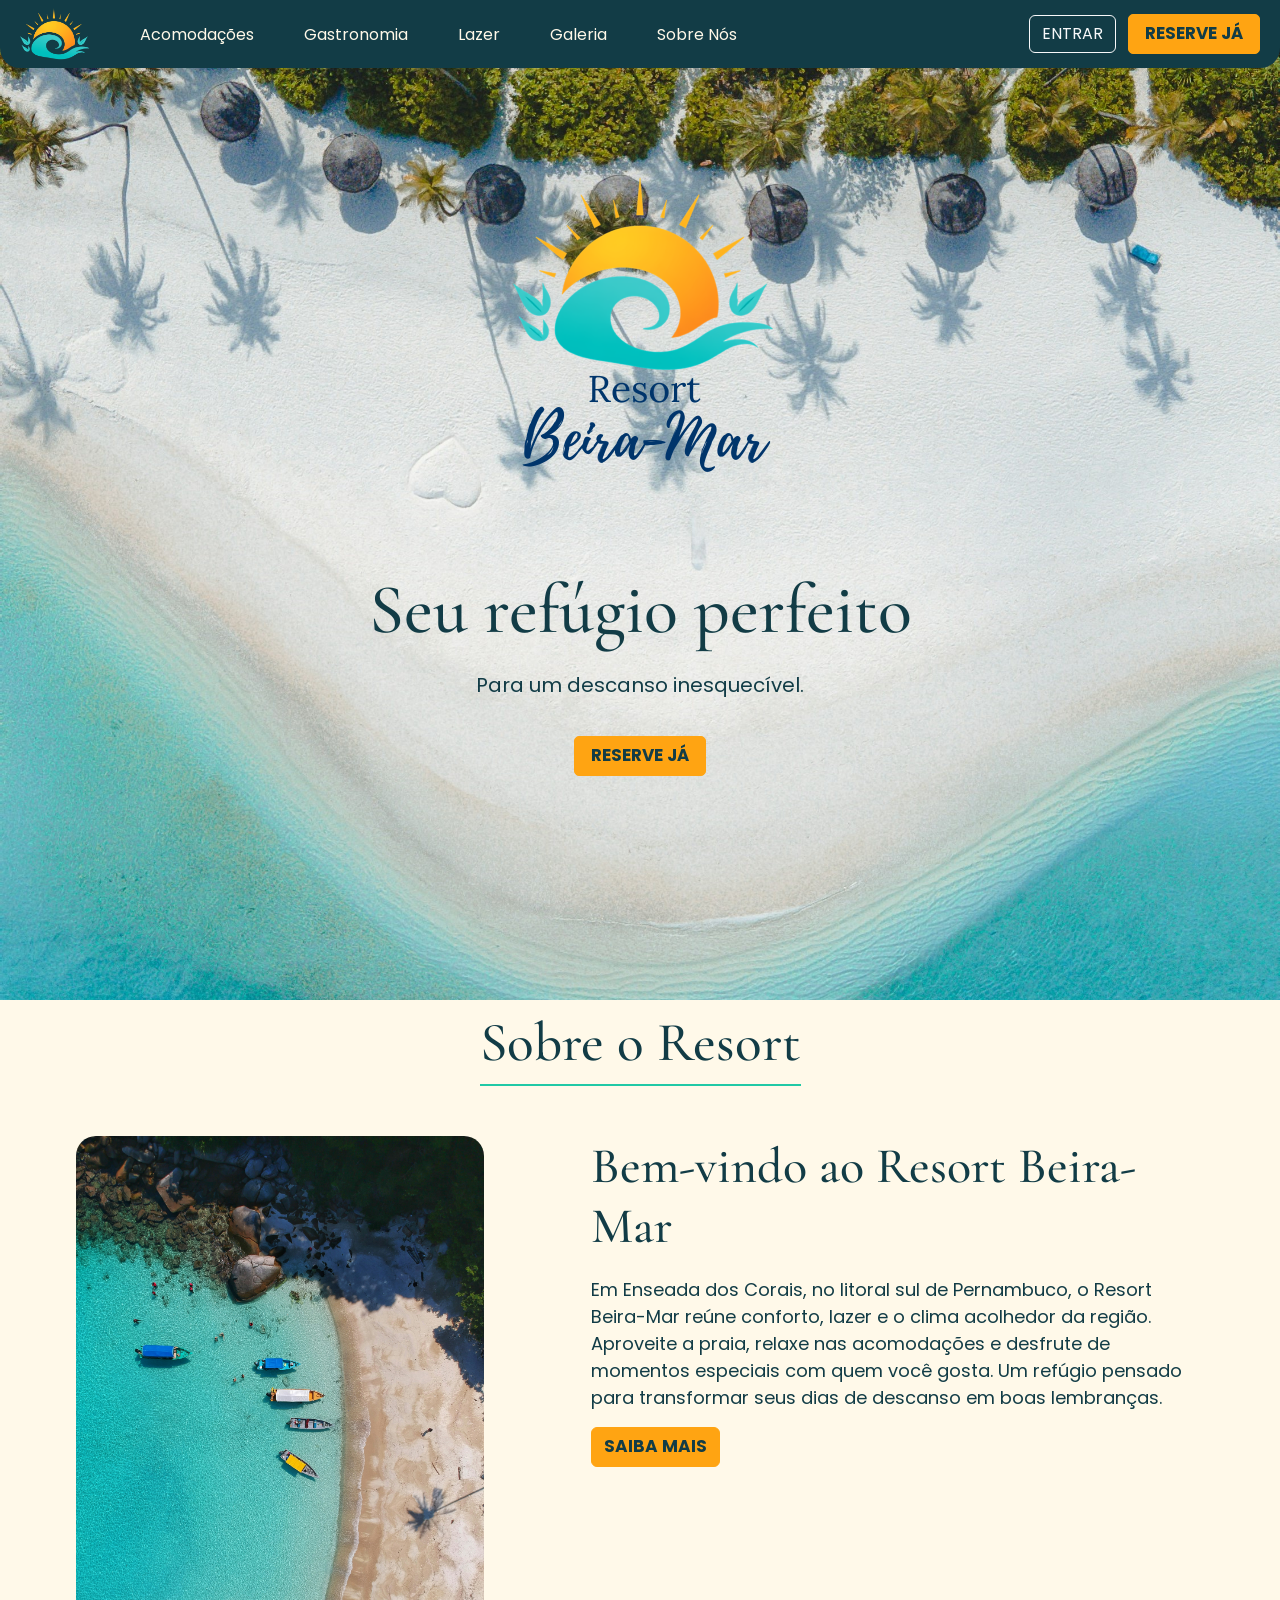
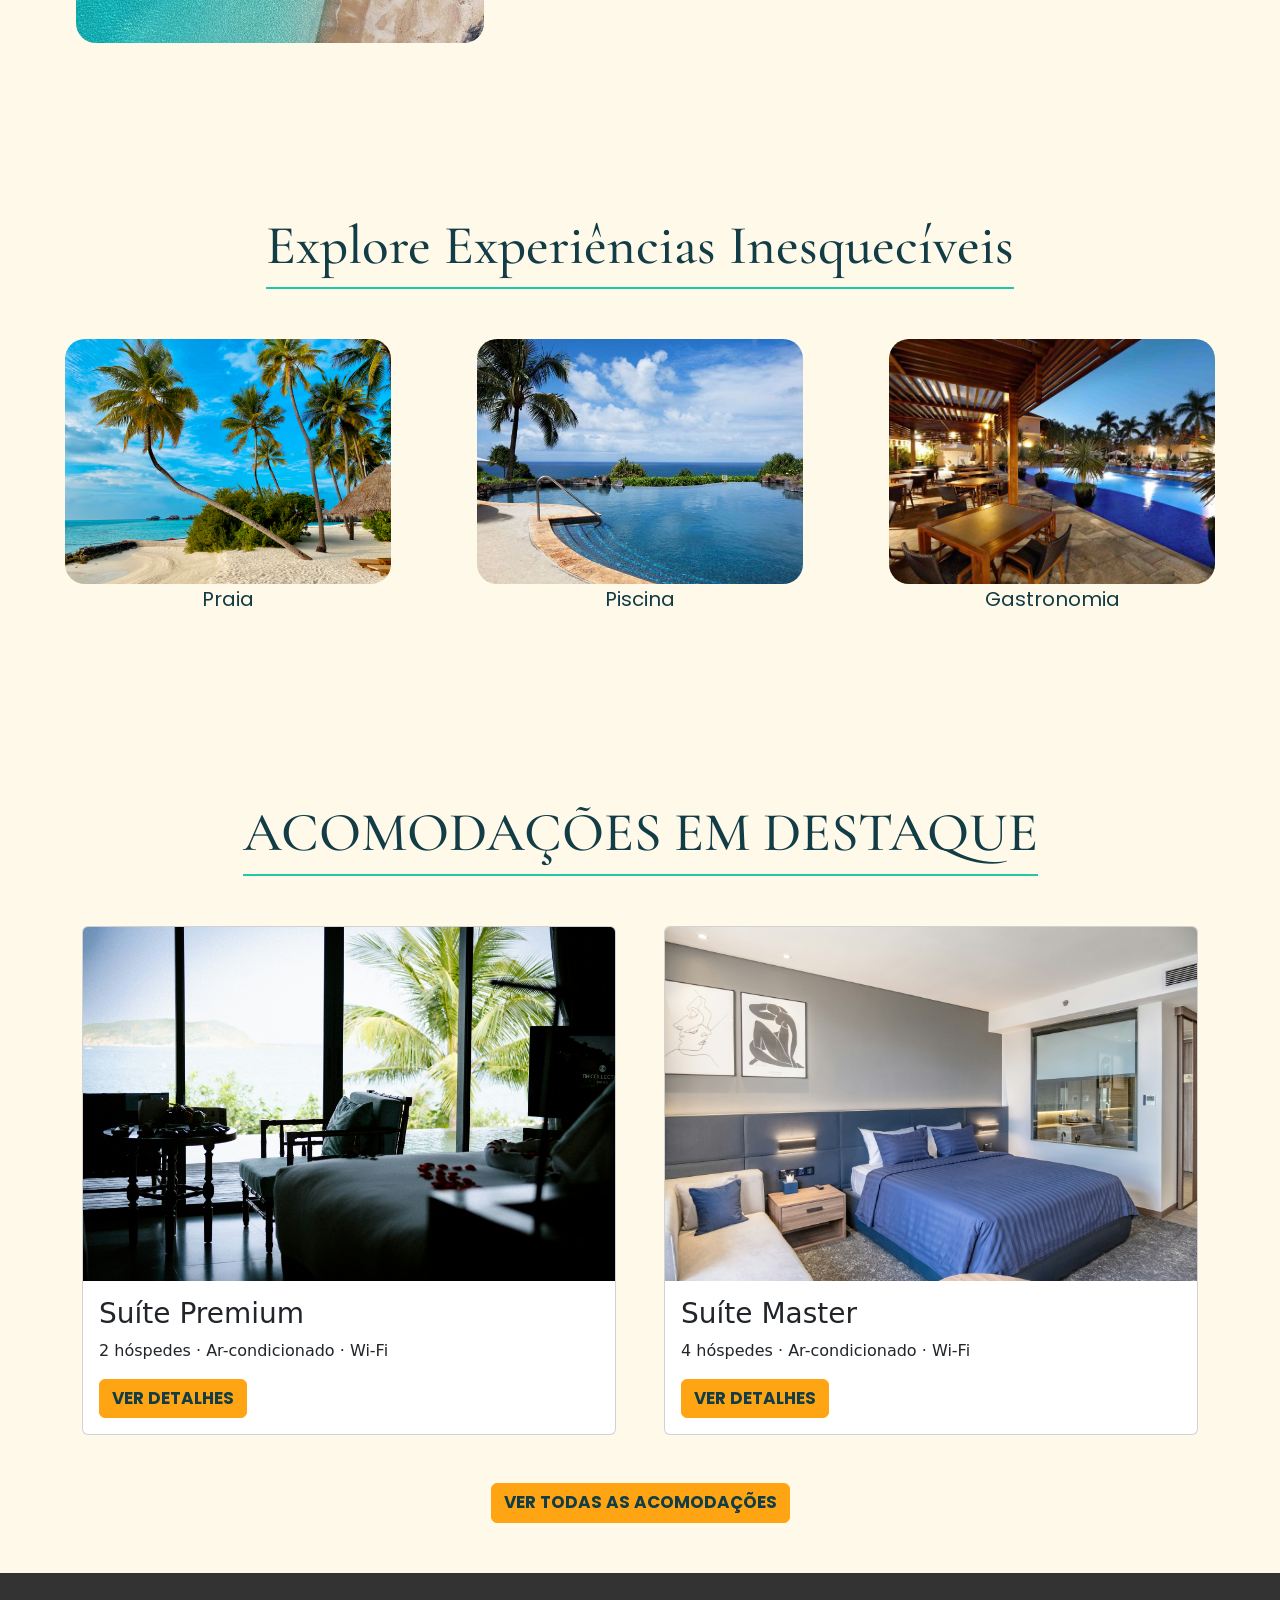
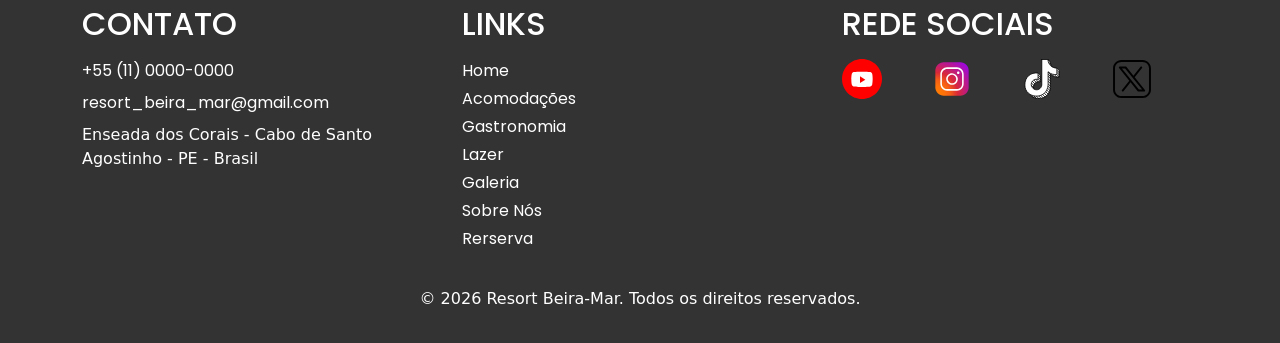
<file: index.html>
<!doctype html>
<html>
  <head>
    <meta charset="UTF-8" />
    <meta name="viewport" content="width=device-width, initial-scale=1.0" />

    <title>Resort Beira-Mar</title>

    <!-- Fontes -->
    <link rel="preconnect" href="https://fonts.googleapis.com" />
    <link rel="preconnect" href="https://fonts.gstatic.com" crossorigin />

    <link
      href="https://fonts.googleapis.com/css2?family=Cormorant+Garamond:wght@500;600&family=Poppins:wght@400;500;600&display=swap"
      rel="stylesheet"
    />

    <!-- Bootstrap -->
    <link
      href="https://cdn.jsdelivr.net/npm/bootstrap@5.3.8/dist/css/bootstrap.min.css"
      rel="stylesheet"
    />

    <!--CSS-->
    <link rel="stylesheet" href="css/style.css" />
  </head>

  <body>
    <!--Hero e menu do site-->
    <div class="hero-img">
      <div id="menu"></div>

      <section class="destaque">
        <img src="img/logo/logo-nome.png" alt="Logo do Resort Beira-Mar" />

        <h1>Seu refúgio perfeito</h1>

        <p>Para um descanso inesquecível.</p>

        <a class="btn btn-primary reserva-destaque" href="reserva.html"
          >RESERVE JÁ</a
        >
      </section>
    </div>

    <!--Parte principal do site-->
    <main>
      <!--seção SOBRE do main-->
      <section class="sobre">
        <div class="container-fluid px-4">
          <h2 class="titulo-sobre-secao">Sobre o Resort</h2>

          <div class="row gx-1 justify-content-center">
            <div class="col-12 col-md-5">
              <img src="img/praias/praia1.jpg" alt="Praia" class="img-fluid" />
            </div>

            <div class="col-12 col-md-6 texto-sobre">
              <h2 class="titulo-sobre">Bem-vindo ao Resort Beira-Mar</h2>

              <p class="paragrafo-sobre">
                Em Enseada dos Corais, no litoral sul de Pernambuco, o Resort
                Beira-Mar reúne conforto, lazer e o clima acolhedor da região.
                Aproveite a praia, relaxe nas acomodações e desfrute de momentos
                especiais com quem você gosta. Um refúgio pensado para
                transformar seus dias de descanso em boas lembranças.
              </p>

              <a class="btn btn-primary" href="sobre.html">SAIBA MAIS</a>
            </div>
          </div>
        </div>
      </section>

      <!-- seção de destaques da home -->
      <section class="destaque-site">
        <div class="container-fluid px-4">
          <h2 class="titulo-destaque">Explore Experiências Inesquecíveis</h2>

          <div class="row gx-1">
            <div class="col-12 col-md-4 destaque1">
              <img src="img/praias/praia3.jpg" alt="Praia" class="img-fluid" />
              <p>Praia</p>
            </div>

            <div class="col-12 col-md-4 destaque2">
              <img
                src="img/lazer-externo/piscina2.jpg"
                alt="Piscina"
                class="img-fluid"
              />
              <p>Piscina</p>
            </div>

            <div class="col-12 col-md-4 destaque3">
              <img
                src="img/restaurantes/gastronomia-piscina.jpg"
                alt="Gastronomia"
                class="img-fluid"
              />
              <p>Gastronomia</p>
            </div>
          </div>
        </div>
      </section>

      <!-- acomodações em destaque -->
      <section class="acomodacao-destaque">
        <div class="container">
          <h2 class="titulo-acomodacao">ACOMODAÇÕES EM DESTAQUE</h2>

          <div class="row g-5">
            <div class="col-12 col-md-6 acomodacao1">
              <article class="card h-100">
                <img
                  src="img/apartamentos/premium.jpg"
                  class="card-img-top"
                  alt="Suíte Premium"
                />
                <div class="card-body">
                  <h3 class="card-title">Suíte Premium</h3>
                  <p class="card-text">2 hóspedes · Ar-condicionado · Wi-Fi</p>
                  <button class="btn btn-primary" type="button" data-bs-toggle="modal" data-bs-target="#modal-premium">VER DETALHES</button>
                </div>
              </article>
            </div>

            <div class="col-12 col-md-6 acomodacao2">
              <article class="card h-100">
                <img
                  src="img/apartamentos/master.jpg"
                  class="card-img-top"
                  alt="Suíte Master"
                />
                <div class="card-body">
                  <h3 class="card-title">Suíte Master</h3>
                  <p class="card-text">4 hóspedes · Ar-condicionado · Wi-Fi</p>
                  <button class="btn btn-primary" type="button" data-bs-toggle="modal" data-bs-target="#modal-master">VER DETALHES</button>
                </div>
              </article>
            </div>
          </div>
          <div class="modal fade" id="modal-premium" tabindex="-1" aria-labelledby="titulo-modal-premium" aria-hidden="true">
            <div class="modal-dialog modal-dialog-centered">
              <div class="modal-content">
                <div class="modal-header">
                  <h2 class="modal-title fs-5" id="titulo-modal-premium">Suíte Premium</h2>
                  <button type="button" class="btn-close" data-bs-dismiss="modal" aria-label="Fechar"></button>
                </div>
                <div class="modal-body">
                  <p>A Suíte Premium combina espaço e conforto para até 2 hóspedes. A cama king-size e a varanda privativa com vista para o mar criam um ambiente especial para relaxar.</p>
                                    <ul>
                    <li>Até 2 hóspedes</li>
                    <li>Cama king-size</li>
                    <li>Varanda privativa com vista para o mar</li>
                    <li>Ar-condicionado</li>
                    <li>Wi-Fi, TV e frigobar</li>
                  </ul>
                </div>
                <div class="modal-footer">
                  <button type="button" class="btn btn-secondary" data-bs-dismiss="modal">FECHAR</button>
                  <a href="reserva.html" class="btn btn-primary">CONSULTAR RESERVA</a>
                </div>
              </div>
            </div>
          </div>

          <div class="modal fade" id="modal-master" tabindex="-1" aria-labelledby="titulo-modal-master" aria-hidden="true">
            <div class="modal-dialog modal-dialog-centered">
              <div class="modal-content">
                <div class="modal-header">
                  <h2 class="modal-title fs-5" id="titulo-modal-master">Suíte Master</h2>
                  <button type="button" class="btn-close" data-bs-dismiss="modal" aria-label="Fechar"></button>
                </div>
                <div class="modal-body">
                  <p>Pensada para famílias ou grupos, a Suíte Master acomoda até 4 hóspedes. A divisão entre quarto e sala oferece mais espaço para descansar e aproveitar a estadia juntos.</p>
                                    <ul>
                    <li>Até 4 hóspedes</li>
                    <li>Quarto com cama de casal</li>
                    <li>Sala com sofá-cama</li>
                    <li>Ar-condicionado</li>
                    <li>Wi-Fi e TV</li>
                  </ul>
                </div>
                <div class="modal-footer">
                  <button type="button" class="btn btn-secondary" data-bs-dismiss="modal">FECHAR</button>
                  <a href="reserva.html" class="btn btn-primary">CONSULTAR RESERVA</a>
                </div>
              </div>
            </div>
          </div>
          <div class="text-center mt-5">
            <a href="acomodacoes.html" class="btn btn-primary"
              >VER TODAS AS ACOMODAÇÕES</a
            >
          </div>
        </div>
      </section>
    </main>

    <div id="footer"></div>

    <script src="https://cdn.jsdelivr.net/npm/bootstrap@5.3.8/dist/js/bootstrap.bundle.min.js"></script>
    <script src="js/menu.js"></script>
  </body>
</html>
</file>
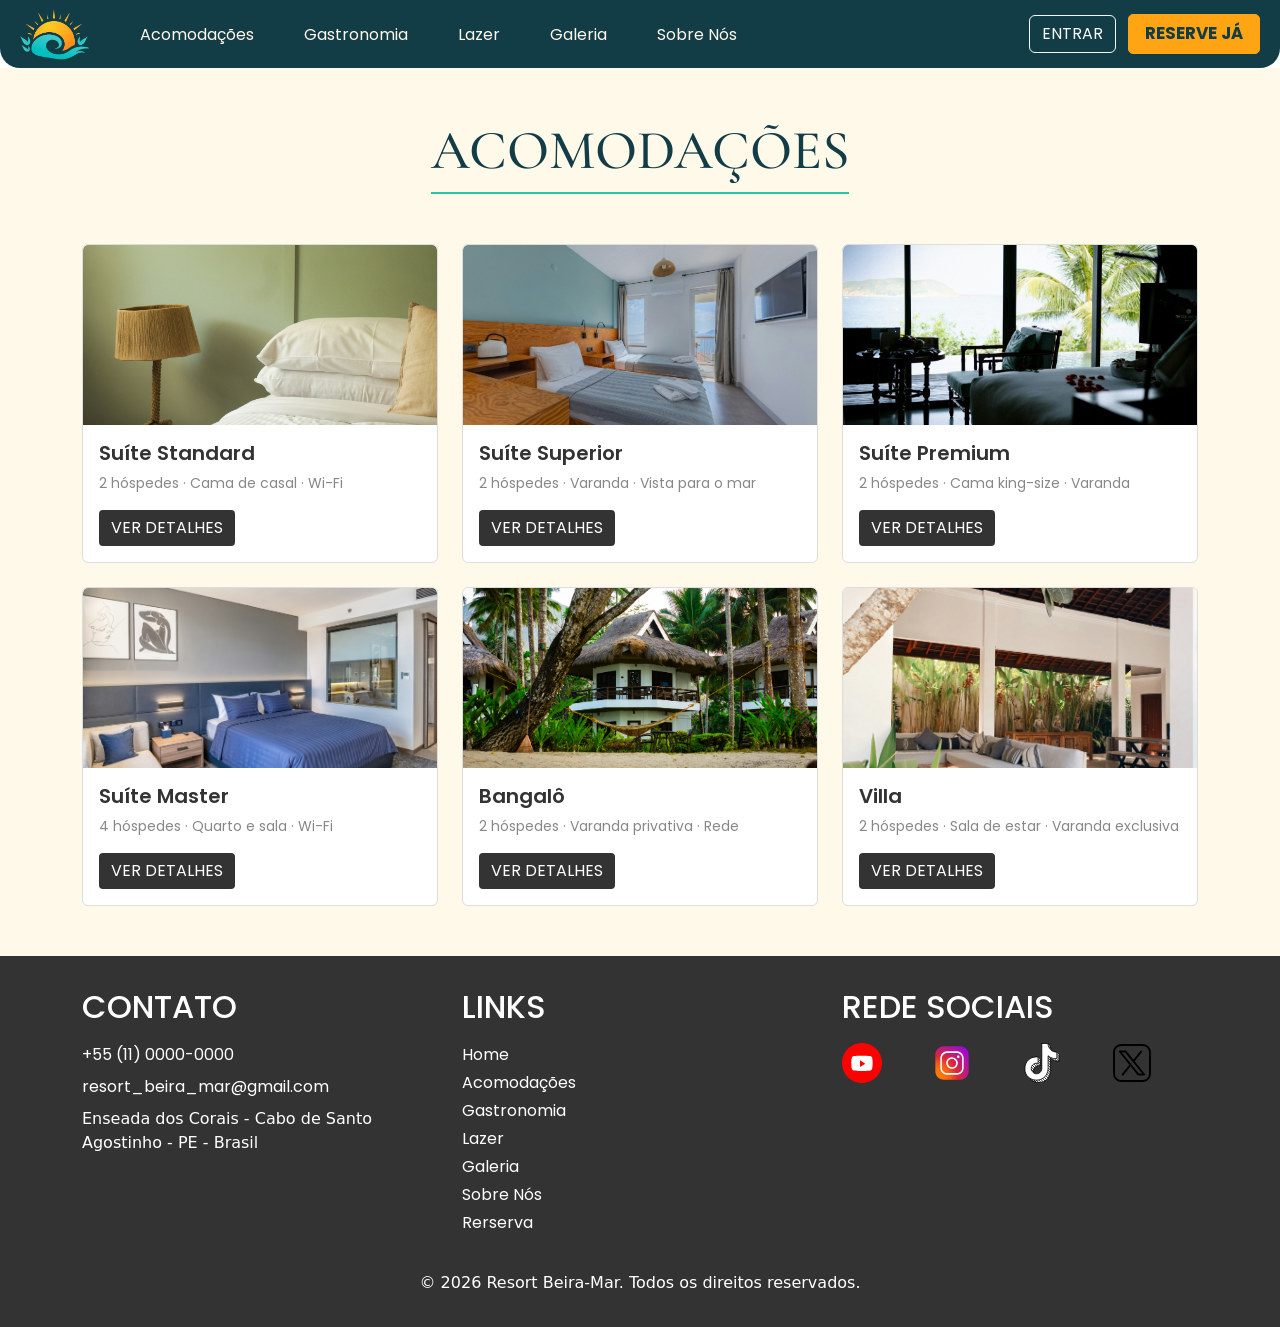
<file: acomodacoes.html>
<!doctype html>
<html lang="pt-BR">
  <head>
    <meta charset="UTF-8" />
    <meta name="viewport" content="width=device-width, initial-scale=1.0" />

    <title>Acomodações | Resort Beira-Mar</title>

    <link rel="preconnect" href="https://fonts.googleapis.com" />
    <link rel="preconnect" href="https://fonts.gstatic.com" crossorigin />
    <link
      href="https://fonts.googleapis.com/css2?family=Cormorant+Garamond:wght@500;600&family=Poppins:wght@400;500;600&display=swap"
      rel="stylesheet"
    />

    <link
      href="https://cdn.jsdelivr.net/npm/bootstrap@5.3.8/dist/css/bootstrap.min.css"
      rel="stylesheet"
    />
    <link rel="stylesheet" href="css/style.css" />
  </head>

  <body>
    <div id="menu"></div>

    <main class="pagina-acomodacoes">
      <section class="container">
        <h1 class="titulo-pagina-acomodacoes">ACOMODAÇÕES</h1>

        <div class="row g-4">
          <div class="col-12 col-md-6 col-lg-4">
            <article class="card h-100">
              <img
                src="img/apartamentos/standard.jpg"
                class="card-img-top"
                alt="Suíte Standard"
              />
              <div class="card-body">
                <h2 class="card-title">Suíte Standard</h2>
                <p class="card-text">2 hóspedes · Cama de casal · Wi-Fi</p>
                <button
                  class="btn btn-detalhes mt-auto"
                  type="button"
                  data-bs-toggle="modal"
                  data-bs-target="#modal-standard"
                >
                  VER DETALHES
                </button>
              </div>
            </article>
          </div>

          <div class="col-12 col-md-6 col-lg-4">
            <article class="card h-100">
              <img
                src="img/apartamentos/superior.jpg"
                class="card-img-top"
                alt="Suíte Superior"
              />
              <div class="card-body">
                <h2 class="card-title">Suíte Superior</h2>
                <p class="card-text">2 hóspedes · Varanda · Vista para o mar</p>
                <button
                  class="btn btn-detalhes mt-auto"
                  type="button"
                  data-bs-toggle="modal"
                  data-bs-target="#modal-superior"
                >
                  VER DETALHES
                </button>
              </div>
            </article>
          </div>

          <div class="col-12 col-md-6 col-lg-4">
            <article class="card h-100">
              <img
                src="img/apartamentos/premium.jpg"
                class="card-img-top"
                alt="Suíte Premium"
              />
              <div class="card-body">
                <h2 class="card-title">Suíte Premium</h2>
                <p class="card-text">2 hóspedes · Cama king-size · Varanda</p>
                <button
                  class="btn btn-detalhes mt-auto"
                  type="button"
                  data-bs-toggle="modal"
                  data-bs-target="#modal-premium"
                >
                  VER DETALHES
                </button>
              </div>
            </article>
          </div>

          <div class="col-12 col-md-6 col-lg-4">
            <article class="card h-100">
              <img
                src="img/apartamentos/master.jpg"
                class="card-img-top"
                alt="Suíte Master"
              />
              <div class="card-body">
                <h2 class="card-title">Suíte Master</h2>
                <p class="card-text">4 hóspedes · Quarto e sala · Wi-Fi</p>
                <button
                  class="btn btn-detalhes mt-auto"
                  type="button"
                  data-bs-toggle="modal"
                  data-bs-target="#modal-master"
                >
                  VER DETALHES
                </button>
              </div>
            </article>
          </div>

          <div class="col-12 col-md-6 col-lg-4">
            <article class="card h-100">
              <img
                src="img/apartamentos/bangalo.jpg"
                class="card-img-top"
                alt="Bangalô"
              />
              <div class="card-body">
                <h2 class="card-title">Bangalô</h2>
                <p class="card-text">2 hóspedes · Varanda privativa · Rede</p>
                <button
                  class="btn btn-detalhes mt-auto"
                  type="button"
                  data-bs-toggle="modal"
                  data-bs-target="#modal-bangalo"
                >
                  VER DETALHES
                </button>
              </div>
            </article>
          </div>

          <div class="col-12 col-md-6 col-lg-4">
            <article class="card h-100">
              <img
                src="img/apartamentos/villa.jpg"
                class="card-img-top"
                alt="Villa"
              />
              <div class="card-body">
                <h2 class="card-title">Villa</h2>
                <p class="card-text">
                  2 hóspedes · Sala de estar · Varanda exclusiva
                </p>
                <button
                  class="btn btn-detalhes mt-auto"
                  type="button"
                  data-bs-toggle="modal"
                  data-bs-target="#modal-villa"
                >
                  VER DETALHES
                </button>
              </div>
            </article>
          </div>
        </div>
        <div
          class="modal fade"
          id="modal-standard"
          tabindex="-1"
          aria-labelledby="titulo-modal-standard"
          aria-hidden="true"
        >
          <div class="modal-dialog modal-dialog-centered">
            <div class="modal-content">
              <div class="modal-header">
                <h2 class="modal-title fs-5" id="titulo-modal-standard">
                  Suíte Standard
                </h2>
                <button
                  type="button"
                  class="btn-close"
                  data-bs-dismiss="modal"
                  aria-label="Fechar"
                ></button>
              </div>
              <div class="modal-body">
                <img
                  src="img/apartamentos/standard.jpg"
                  class="img-fluid rounded mb-3"
                  alt="Suíte Standard"
                />
                <p>
                  A Suíte Standard oferece praticidade e aconchego para até 2
                  hóspedes. É ideal para quem quer aproveitar o resort e a
                  praia, com um espaço confortável para descansar.
                </p>
                <ul>
                  <li>Até 2 hóspedes</li>
                  <li>Cama de casal</li>
                  <li>Ar-condicionado</li>
                  <li>Wi-Fi</li>
                  <li>TV e banheiro privativo</li>
                </ul>
              </div>
              <div class="modal-footer">
                <button
                  type="button"
                  class="btn btn-secondary"
                  data-bs-dismiss="modal"
                >
                  FECHAR
                </button>
                <a href="reserva.html" class="btn btn-primary"
                  >CONSULTAR RESERVA</a
                >
              </div>
            </div>
          </div>
        </div>
        <div
          class="modal fade"
          id="modal-superior"
          tabindex="-1"
          aria-labelledby="titulo-modal-superior"
          aria-hidden="true"
        >
          <div class="modal-dialog modal-dialog-centered">
            <div class="modal-content">
              <div class="modal-header">
                <h2 class="modal-title fs-5" id="titulo-modal-superior">
                  Suíte Superior
                </h2>
                <button
                  type="button"
                  class="btn-close"
                  data-bs-dismiss="modal"
                  aria-label="Fechar"
                ></button>
              </div>
              <div class="modal-body">
                <img
                  src="img/apartamentos/superior.jpg"
                  class="img-fluid rounded mb-3"
                  alt="Suíte Superior"
                />
                <p>
                  Com mais espaço e uma varanda com vista para o mar, a Suíte
                  Superior é uma escolha confortável para até 2 hóspedes que
                  desejam aproveitar a paisagem desde a acomodação.
                </p>
                <ul>
                  <li>Até 2 hóspedes</li>
                  <li>Cama queen-size</li>
                  <li>Varanda com vista para o mar</li>
                  <li>Ar-condicionado</li>
                  <li>Wi-Fi e TV</li>
                </ul>
              </div>
              <div class="modal-footer">
                <button
                  type="button"
                  class="btn btn-secondary"
                  data-bs-dismiss="modal"
                >
                  FECHAR
                </button>
                <a href="reserva.html" class="btn btn-primary"
                  >CONSULTAR RESERVA</a
                >
              </div>
            </div>
          </div>
        </div>
        <div
          class="modal fade"
          id="modal-premium"
          tabindex="-1"
          aria-labelledby="titulo-modal-premium"
          aria-hidden="true"
        >
          <div class="modal-dialog modal-dialog-centered">
            <div class="modal-content">
              <div class="modal-header">
                <h2 class="modal-title fs-5" id="titulo-modal-premium">
                  Suíte Premium
                </h2>
                <button
                  type="button"
                  class="btn-close"
                  data-bs-dismiss="modal"
                  aria-label="Fechar"
                ></button>
              </div>
              <div class="modal-body">
                <img
                  src="img/apartamentos/premium.jpg"
                  class="img-fluid rounded mb-3"
                  alt="Suíte Premium"
                />
                <p>
                  A Suíte Premium combina espaço e conforto para até 2 hóspedes.
                  A cama king-size e a varanda privativa com vista para o mar
                  criam um ambiente especial para relaxar.
                </p>
                <ul>
                  <li>Até 2 hóspedes</li>
                  <li>Cama king-size</li>
                  <li>Varanda privativa com vista para o mar</li>
                  <li>Ar-condicionado</li>
                  <li>Wi-Fi, TV e frigobar</li>
                </ul>
              </div>
              <div class="modal-footer">
                <button
                  type="button"
                  class="btn btn-secondary"
                  data-bs-dismiss="modal"
                >
                  FECHAR
                </button>
                <a href="reserva.html" class="btn btn-primary"
                  >CONSULTAR RESERVA</a
                >
              </div>
            </div>
          </div>
        </div>
        <div
          class="modal fade"
          id="modal-master"
          tabindex="-1"
          aria-labelledby="titulo-modal-master"
          aria-hidden="true"
        >
          <div class="modal-dialog modal-dialog-centered">
            <div class="modal-content">
              <div class="modal-header">
                <h2 class="modal-title fs-5" id="titulo-modal-master">
                  Suíte Master
                </h2>
                <button
                  type="button"
                  class="btn-close"
                  data-bs-dismiss="modal"
                  aria-label="Fechar"
                ></button>
              </div>
              <div class="modal-body">
                <img
                  src="img/apartamentos/master.jpg"
                  class="img-fluid rounded mb-3"
                  alt="Suíte Master"
                />
                <p>
                  Pensada para famílias ou grupos, a Suíte Master acomoda até 4
                  hóspedes. A divisão entre quarto e sala oferece mais espaço
                  para descansar e aproveitar a estadia juntos.
                </p>
                <ul>
                  <li>Até 4 hóspedes</li>
                  <li>Quarto com cama de casal</li>
                  <li>Sala com sofá-cama</li>
                  <li>Ar-condicionado</li>
                  <li>Wi-Fi e TV</li>
                </ul>
              </div>
              <div class="modal-footer">
                <button
                  type="button"
                  class="btn btn-secondary"
                  data-bs-dismiss="modal"
                >
                  FECHAR
                </button>
                <a href="reserva.html" class="btn btn-primary"
                  >CONSULTAR RESERVA</a
                >
              </div>
            </div>
          </div>
        </div>
        <div
          class="modal fade"
          id="modal-bangalo"
          tabindex="-1"
          aria-labelledby="titulo-modal-bangalo"
          aria-hidden="true"
        >
          <div class="modal-dialog modal-dialog-centered">
            <div class="modal-content">
              <div class="modal-header">
                <h2 class="modal-title fs-5" id="titulo-modal-bangalo">
                  Bangalô
                </h2>
                <button
                  type="button"
                  class="btn-close"
                  data-bs-dismiss="modal"
                  aria-label="Fechar"
                ></button>
              </div>
              <div class="modal-body">
                <img
                  src="img/apartamentos/bangalo.jpg"
                  class="img-fluid rounded mb-3"
                  alt="Bangalô"
                />
                <p>
                  Cercado por um ambiente mais reservado, o Bangalô é ideal para
                  até 2 hóspedes que procuram tranquilidade. A varanda privativa
                  e a rede convidam a desacelerar.
                </p>
                <ul>
                  <li>Até 2 hóspedes</li>
                  <li>Cama de casal</li>
                  <li>Varanda privativa</li>
                  <li>Rede para descanso</li>
                  <li>Ar-condicionado e Wi-Fi</li>
                </ul>
              </div>
              <div class="modal-footer">
                <button
                  type="button"
                  class="btn btn-secondary"
                  data-bs-dismiss="modal"
                >
                  FECHAR
                </button>
                <a href="reserva.html" class="btn btn-primary"
                  >CONSULTAR RESERVA</a
                >
              </div>
            </div>
          </div>
        </div>
        <div
          class="modal fade"
          id="modal-villa"
          tabindex="-1"
          aria-labelledby="titulo-modal-villa"
          aria-hidden="true"
        >
          <div class="modal-dialog modal-dialog-centered">
            <div class="modal-content">
              <div class="modal-header">
                <h2 class="modal-title fs-5" id="titulo-modal-villa">Villa</h2>
                <button
                  type="button"
                  class="btn-close"
                  data-bs-dismiss="modal"
                  aria-label="Fechar"
                ></button>
              </div>
              <div class="modal-body">
                <img
                  src="img/apartamentos/villa.jpg"
                  class="img-fluid rounded mb-3"
                  alt="Villa"
                />
                <p>
                  A Villa oferece uma estadia mais privativa para até 2
                  hóspedes, com quarto confortável, sala de estar e varanda
                  exclusiva. É uma opção para quem valoriza espaço e sossego.
                </p>
                <ul>
                  <li>Até 2 hóspedes</li>
                  <li>Cama king-size</li>
                  <li>Sala de estar</li>
                  <li>Varanda exclusiva</li>
                  <li>Ar-condicionado e Wi-Fi</li>
                </ul>
              </div>
              <div class="modal-footer">
                <button
                  type="button"
                  class="btn btn-secondary"
                  data-bs-dismiss="modal"
                >
                  FECHAR
                </button>
                <a href="reserva.html" class="btn btn-primary"
                  >CONSULTAR RESERVA</a
                >
              </div>
            </div>
          </div>
        </div>
      </section>
    </main>

    <div id="footer"></div>

    <script src="https://cdn.jsdelivr.net/npm/bootstrap@5.3.8/dist/js/bootstrap.bundle.min.js"></script>
    <script src="js/menu.js"></script>
  </body>
</html>
</file>
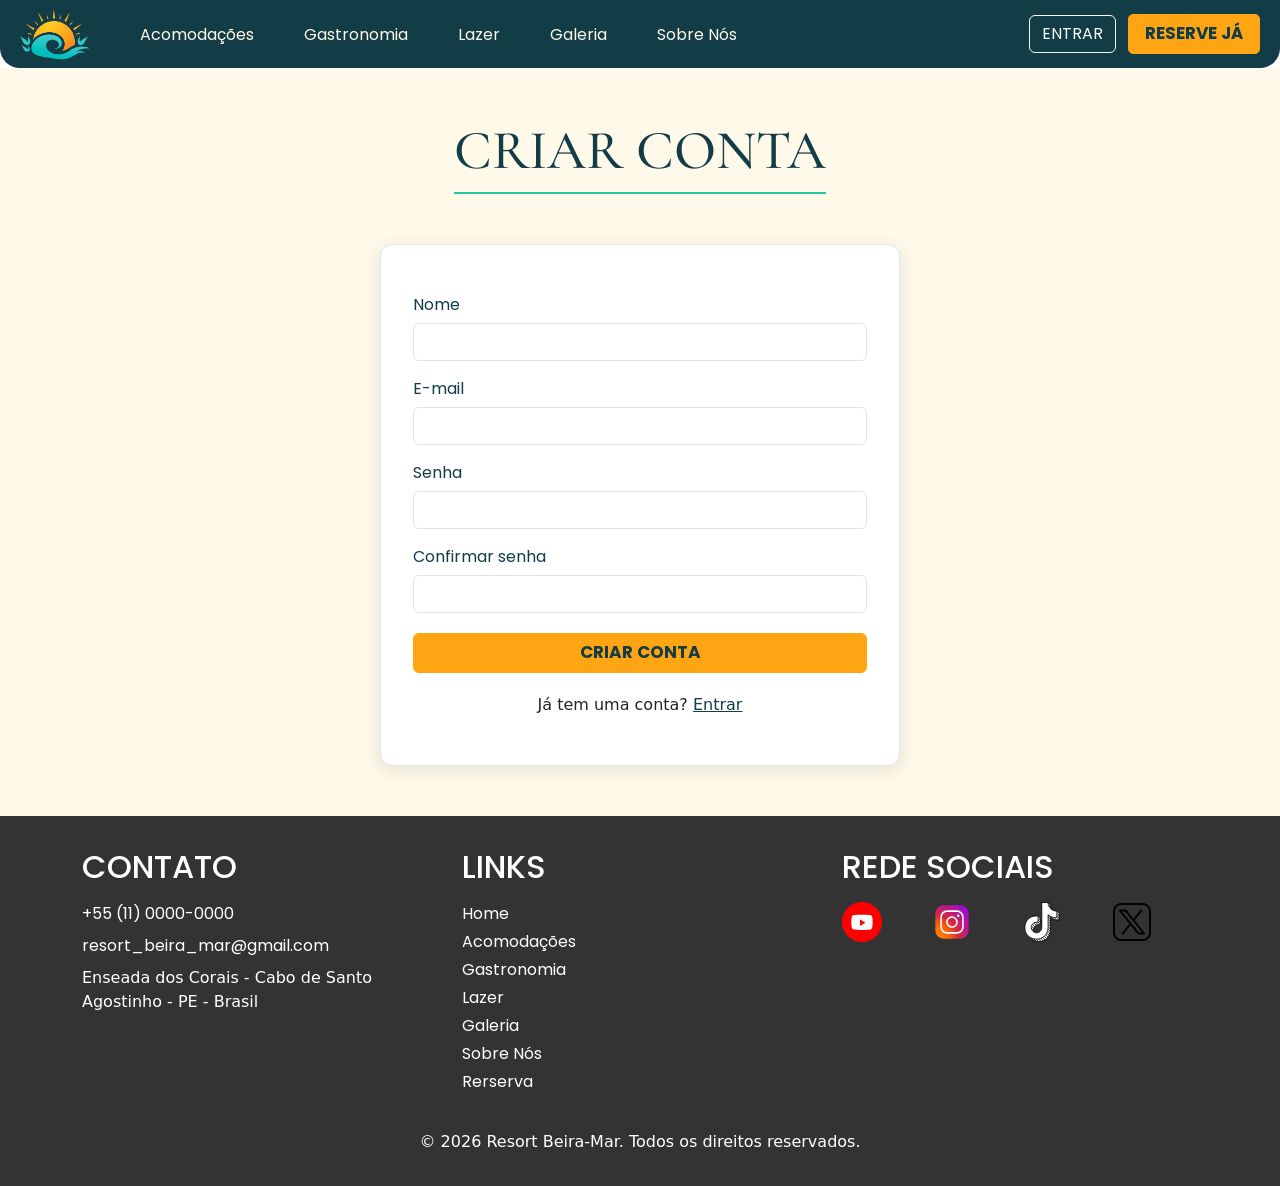
<file: cadastro.html>
<!doctype html>
<html lang="pt-BR">
  <head>
    <meta charset="UTF-8" />
    <meta name="viewport" content="width=device-width, initial-scale=1.0" />
    <title>Criar conta | Resort Beira-Mar</title>

    <link rel="preconnect" href="https://fonts.googleapis.com" />
    <link rel="preconnect" href="https://fonts.gstatic.com" crossorigin />
    <link
      href="https://fonts.googleapis.com/css2?family=Cormorant+Garamond:wght@500;600&family=Poppins:wght@400;500;600&display=swap"
      rel="stylesheet"
    />

    <link
      href="https://cdn.jsdelivr.net/npm/bootstrap@5.3.8/dist/css/bootstrap.min.css"
      rel="stylesheet"
    />
    <link rel="stylesheet" href="css/style.css" />
  </head>

  <body>
    <div id="menu"></div>

    <main class="pagina-interna pagina-cadastro">
      <section class="container">
        <h1 class="titulo-interno">CRIAR CONTA</h1>

        <form class="formulario-cadastro">
          <label for="nome-cadastro">Nome</label>
          <input
            class="form-control"
            id="nome-cadastro"
            name="nome"
            type="text"
            autocomplete="name"
            required
          />

          <label for="email-cadastro">E-mail</label>
          <input
            class="form-control"
            id="email-cadastro"
            name="email"
            type="email"
            autocomplete="email"
            required
          />

          <label for="senha-cadastro">Senha</label>
          <input
            class="form-control"
            id="senha-cadastro"
            name="senha"
            type="password"
            autocomplete="new-password"
            required
          />

          <label for="confirmar-senha">Confirmar senha</label>
          <input
            class="form-control"
            id="confirmar-senha"
            name="confirmar-senha"
            type="password"
            autocomplete="new-password"
            required
          />

          <button class="btn btn-primary w-100" type="button">
            CRIAR CONTA
          </button>

          <p class="link-login">
            Já tem uma conta?
            <a href="login.html">Entrar</a>
          </p>
        </form>
      </section>
    </main>

    <div id="footer"></div>
    <script src="js/menu.js"></script>
  </body>
</html>
</file>
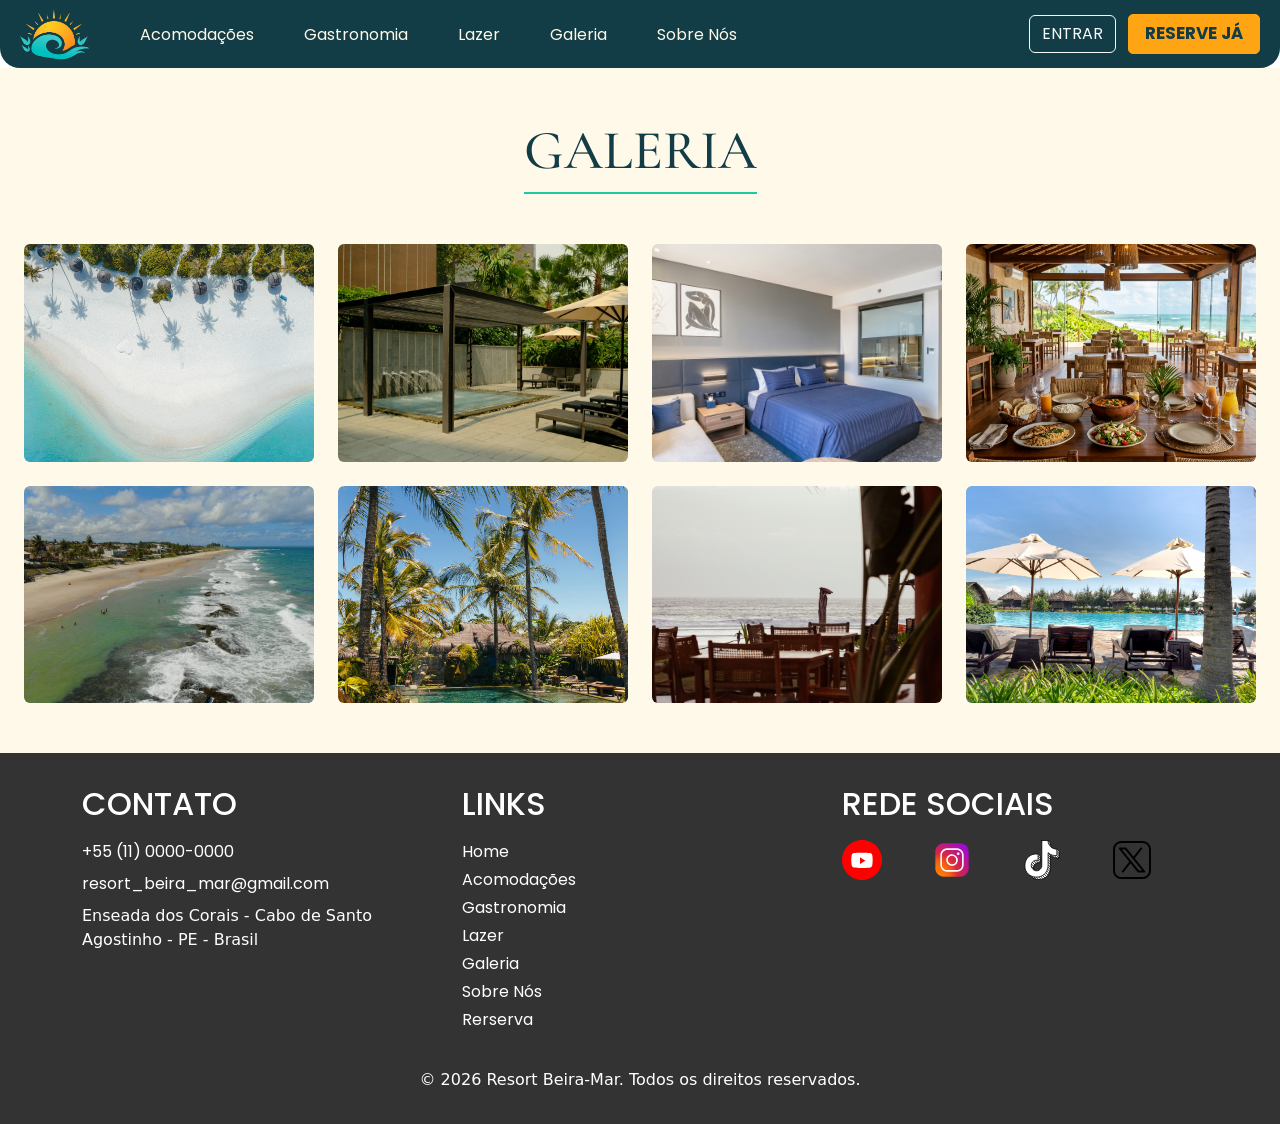
<file: galeria.html>
<!doctype html>
<html lang="pt-BR">
  <head>
    <meta charset="UTF-8" />
    <meta name="viewport" content="width=device-width, initial-scale=1.0" />
    <title>Galeria | Resort Beira-Mar</title>

    <link rel="preconnect" href="https://fonts.googleapis.com" />
    <link rel="preconnect" href="https://fonts.gstatic.com" crossorigin />
    <link
      href="https://fonts.googleapis.com/css2?family=Cormorant+Garamond:wght@500;600&family=Poppins:wght@400;500;600&display=swap"
      rel="stylesheet"
    />

    <link
      href="https://cdn.jsdelivr.net/npm/bootstrap@5.3.8/dist/css/bootstrap.min.css"
      rel="stylesheet"
    />
    <link rel="stylesheet" href="css/style.css" />
  </head>

  <body>
    <div id="menu"></div>

    <main class="pagina-interna pagina-galeria">
      <section class="container-fluid px-4">
        <h1 class="titulo-interno">GALERIA</h1>

        <div class="row g-4">
          <div class="col-6 col-md-4 col-lg-3">
            <img src="img/praias/praia4.jpg" alt="Vista do resort" />
          </div>
          <div class="col-6 col-md-4 col-lg-3">
            <img src="img/lazer-externo/lazer2.jpg" alt="Área de lazer do resort" />
          </div>
          <div class="col-6 col-md-4 col-lg-3">
            <img src="img/apartamentos/master.jpg" alt="Acomodação do resort" />
          </div>
          <div class="col-6 col-md-4 col-lg-3">
            <img src="img/restaurantes/Gemini_Generated_Image_stzsn7stzsn7stzs.jpg" alt="Gastronomia do resort" />
          </div>
          <div class="col-6 col-md-4 col-lg-3">
            <img src="img/praias/muito-top-a-praia-um (1).jpg" alt="Praia próxima ao resort" />
          </div>
          <div class="col-6 col-md-4 col-lg-3">
            <img src="img/lazer-externo/piscina.jpg" alt="Piscina do resort" />
          </div>
          <div class="col-6 col-md-4 col-lg-3">
            <img src="img/restaurantes/pexels-udatommo-34311966.jpg" alt="Restaurante do resort" />
          </div>
          <div class="col-6 col-md-4 col-lg-3">
            <img src="img/lazer-externo/lazer.jpg" alt="Área externa do resort" />
          </div>
        </div>
      </section>
    </main>

    <div id="footer"></div>
    <script src="js/menu.js"></script>
  </body>
</html>
</file>
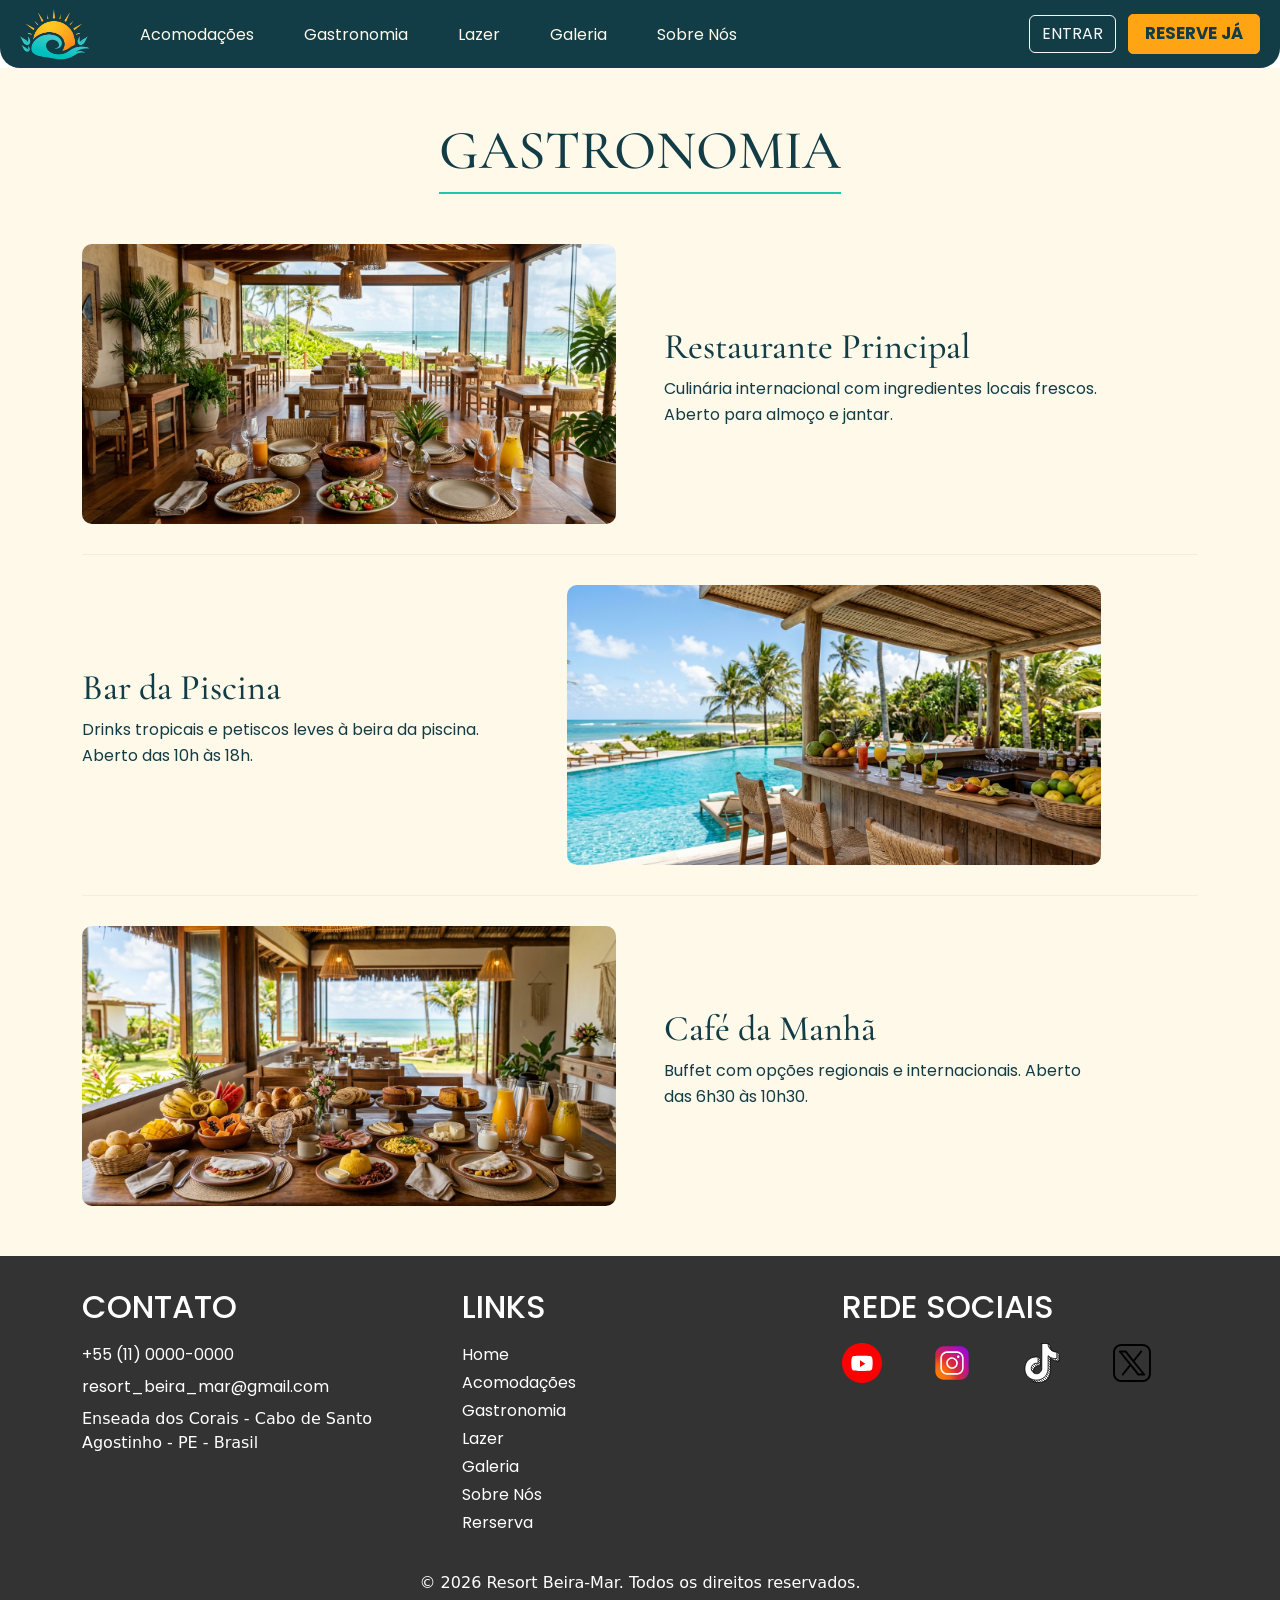
<file: gastronomia.html>
<!doctype html>
<html lang="pt-BR">
  <head>
    <meta charset="UTF-8" />
    <meta name="viewport" content="width=device-width, initial-scale=1.0" />
    <title>Gastronomia | Resort Beira-Mar</title>

    <link rel="preconnect" href="https://fonts.googleapis.com" />
    <link rel="preconnect" href="https://fonts.gstatic.com" crossorigin />
    <link
      href="https://fonts.googleapis.com/css2?family=Cormorant+Garamond:wght@500;600&family=Poppins:wght@400;500;600&display=swap"
      rel="stylesheet"
    />

    <link
      href="https://cdn.jsdelivr.net/npm/bootstrap@5.3.8/dist/css/bootstrap.min.css"
      rel="stylesheet"
    />
    <link rel="stylesheet" href="css/style.css" />
  </head>

  <body>
    <div id="menu"></div>

    <main class="pagina-interna pagina-gastronomia">
      <section class="container">
        <h1 class="titulo-interno">GASTRONOMIA</h1>

        <div class="row g-5 align-items-center bloco-gastronomia">
          <div class="col-12 col-lg-6">
            <img
              src="img/restaurantes/Gemini_Generated_Image_stzsn7stzsn7stzs.jpg"
              alt="Restaurante principal do resort"
            />
          </div>
          <div class="col-12 col-lg-5">
            <h2>Restaurante Principal</h2>
            <p>
              Culinária internacional com ingredientes locais frescos. Aberto
              para almoço e jantar.
            </p>
          </div>
        </div>

        <hr class="separador-pagina" />

        <div class="row g-5 align-items-center bloco-gastronomia">
          <div class="col-12 col-lg-5">
            <h2>Bar da Piscina</h2>
            <p>
              Drinks tropicais e petiscos leves à beira da piscina. Aberto das
              10h às 18h.
            </p>
          </div>
          <div class="col-12 col-lg-6">
            <img src="img/restaurantes/Gemini_Generated_Image_1auavf1auavf1aua.jpg" alt="Bar da piscina" />
          </div>
        </div>

        <hr class="separador-pagina" />

        <div class="row g-5 align-items-center bloco-gastronomia">
          <div class="col-12 col-lg-6">
            <img
              src="img/restaurantes/Gemini_Generated_Image_m3pfpqm3pfpqm3pf.jpg"
              alt="Café da manhã do resort"
            />
          </div>
          <div class="col-12 col-lg-5">
            <h2>Café da Manhã</h2>
            <p>
              Buffet com opções regionais e internacionais. Aberto das 6h30 às
              10h30.
            </p>
          </div>
        </div>
      </section>
    </main>

    <div id="footer"></div>
    <script src="js/menu.js"></script>
  </body>
</html>
</file>
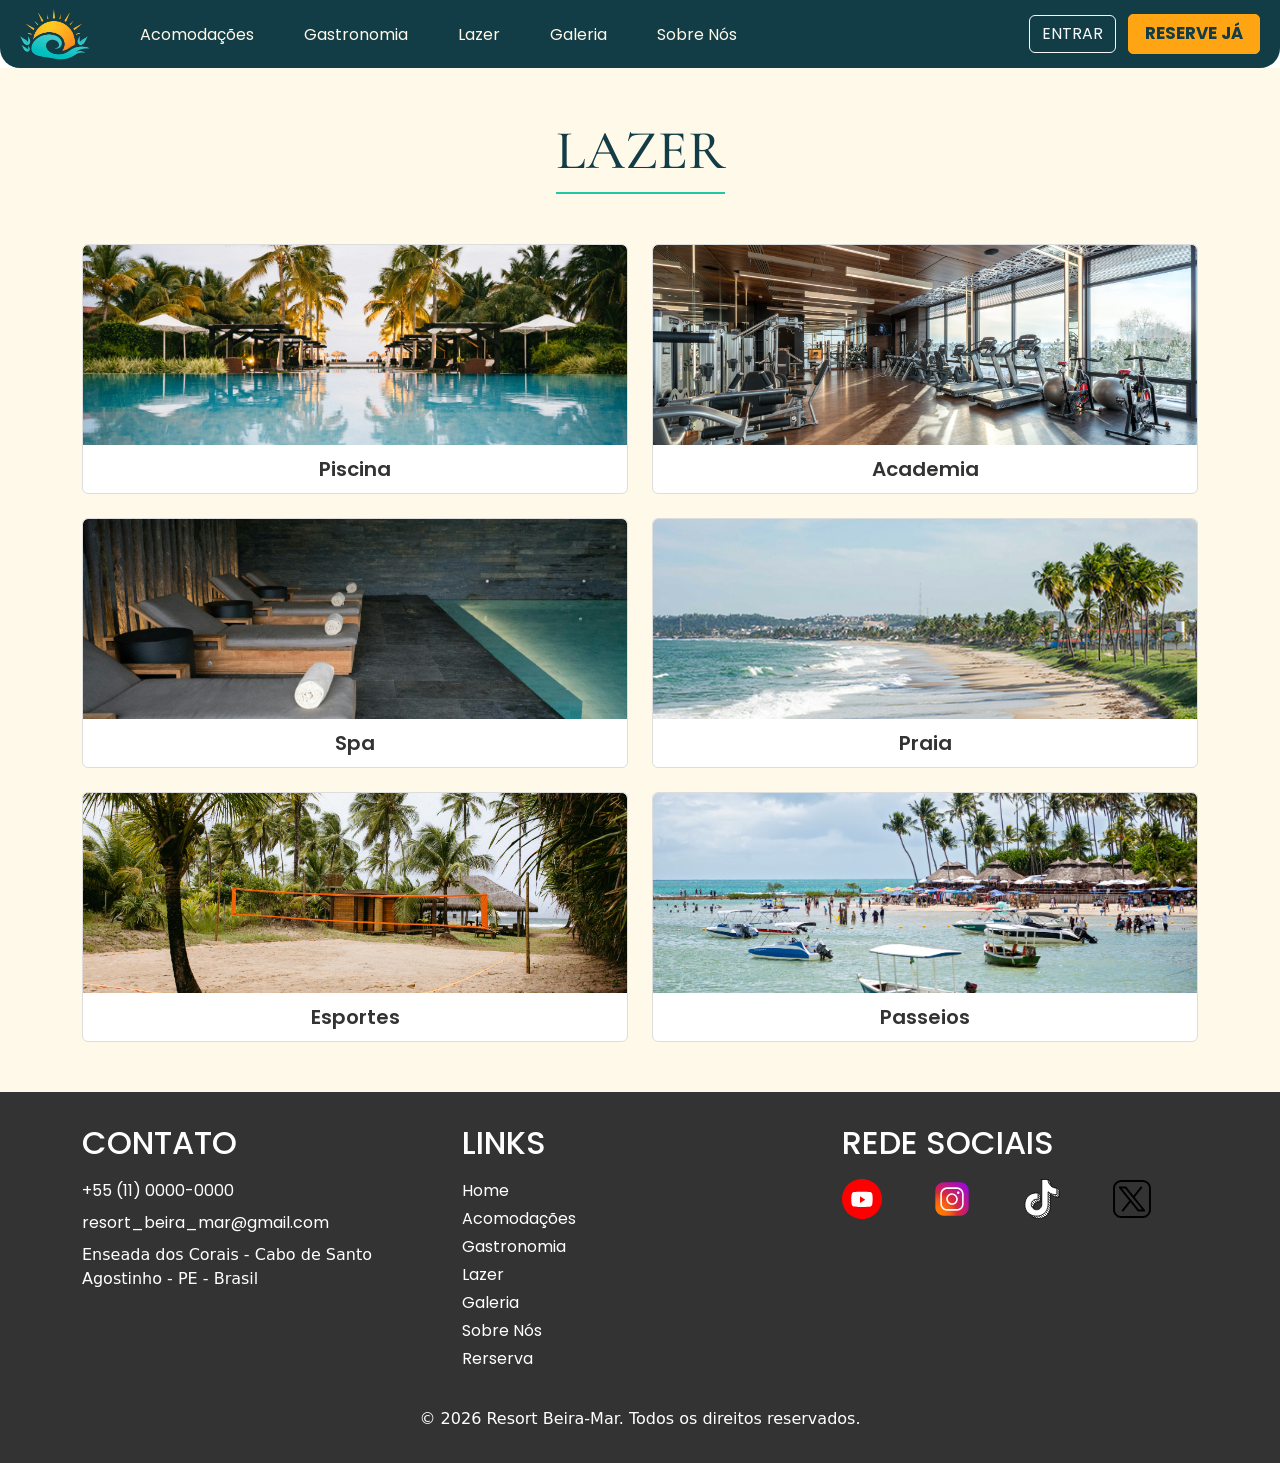
<file: lazer.html>
<!doctype html>
<html lang="pt-BR">
  <head>
    <meta charset="UTF-8" />
    <meta name="viewport" content="width=device-width, initial-scale=1.0" />

    <title>Lazer | Resort Beira-Mar</title>

    <link rel="preconnect" href="https://fonts.googleapis.com" />
    <link rel="preconnect" href="https://fonts.gstatic.com" crossorigin />
    <link
      href="https://fonts.googleapis.com/css2?family=Cormorant+Garamond:wght@500;600&family=Poppins:wght@400;500;600&display=swap"
      rel="stylesheet"
    />

    <link
      href="https://cdn.jsdelivr.net/npm/bootstrap@5.3.8/dist/css/bootstrap.min.css"
      rel="stylesheet"
    />
    <link rel="stylesheet" href="css/style.css" />
  </head>

  <body>
    <div id="menu"></div>

    <main class="pagina-lazer">
      <section class="container">
        <h1 class="titulo-pagina-lazer">LAZER</h1>

        <div class="row g-4">
          <div class="col-12 col-md-6">
            <article class="card h-100">
              <img
                src="img/lazer-externo/piscina-ampla.jpg"
                class="card-img-top"
                alt="Piscina do resort"
              />
              <div class="card-body">
                <h2 class="card-title">Piscina</h2>
              </div>
            </article>
          </div>

          <div class="col-12 col-md-6">
            <article class="card h-100">
              <img
                src="img/lazer-externo/academia.jpg"
                class="card-img-top"
                alt="Academia do resort"
              />
              <div class="card-body">
                <h2 class="card-title">Academia</h2>
              </div>
            </article>
          </div>

          <div class="col-12 col-md-6">
            <article class="card h-100">
              <img
                src="img/lazer-externo/spa.jpg"
                class="card-img-top"
                alt="Spa do resort"
              />
              <div class="card-body">
                <h2 class="card-title">Spa</h2>
              </div>
            </article>
          </div>

          <div class="col-12 col-md-6">
            <article class="card h-100">
              <img
                src="img/praias/destaque.jpg"
                class="card-img-top"
                alt="Praia próxima ao resort"
              />
              <div class="card-body">
                <h2 class="card-title">Praia</h2>
              </div>
            </article>
          </div>

          <div class="col-12 col-md-6">
            <article class="card h-100">
              <img
                src="img/lazer-externo/esporte.jpg"
                class="card-img-top"
                alt="Atividade esportiva do resort"
              />
              <div class="card-body">
                <h2 class="card-title">Esportes</h2>
              </div>
            </article>
          </div>

          <div class="col-12 col-md-6">
            <article class="card h-100">
              <img
                src="img/lazer-externo/barco.jpg"
                class="card-img-top"
                alt="Passeio oferecido pelo resort"
              />
              <div class="card-body">
                <h2 class="card-title">Passeios</h2>
              </div>
            </article>
          </div>
        </div>
      </section>
    </main>

    <div id="footer"></div>

    <script src="js/menu.js"></script>
  </body>
</html>
</file>
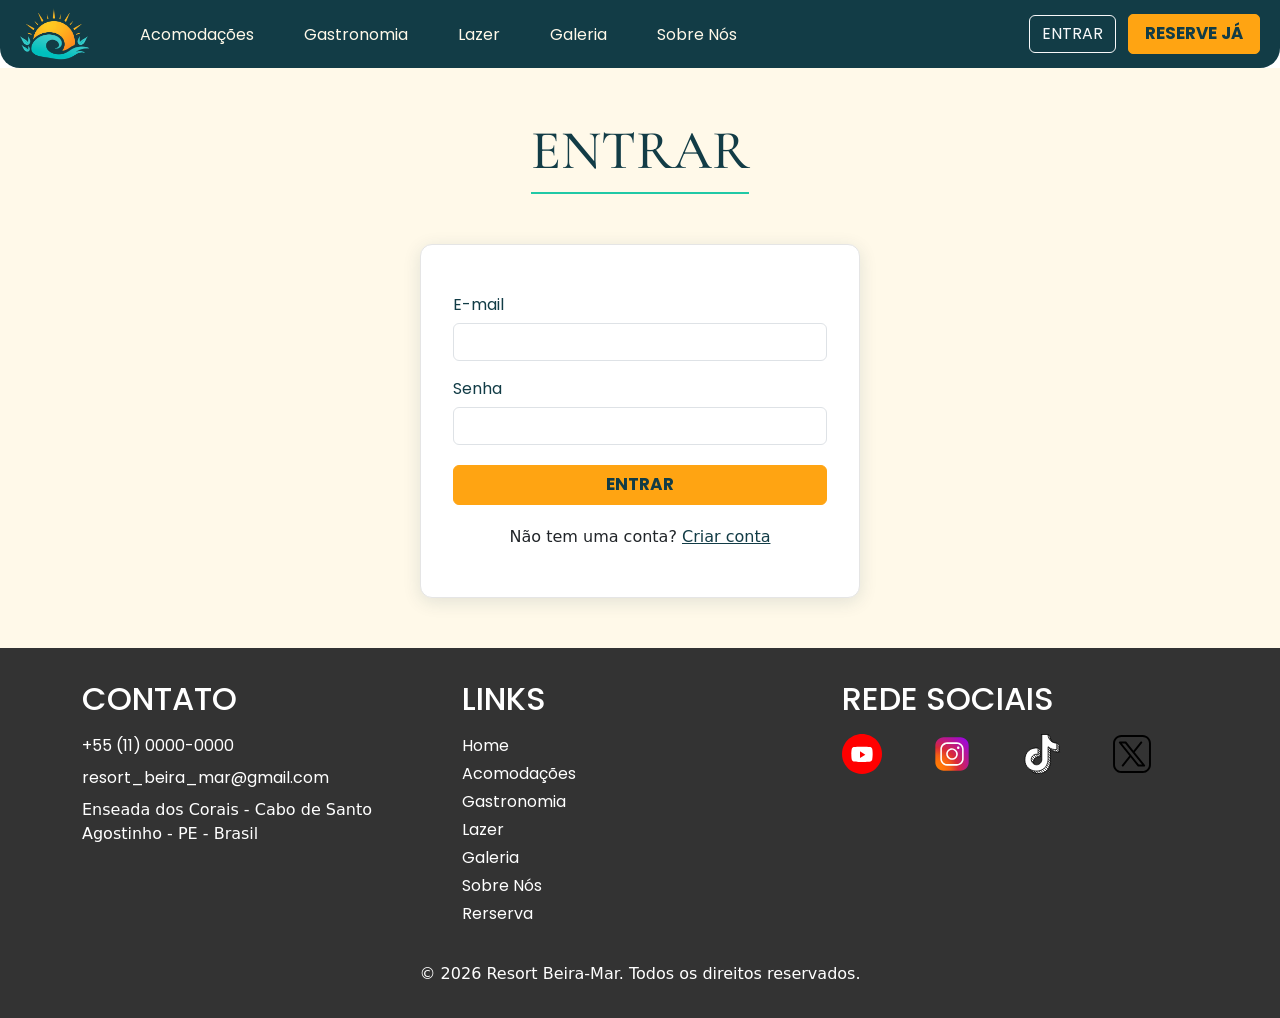
<file: login.html>
<!doctype html>
<html lang="pt-BR">
  <head>
    <meta charset="UTF-8" />
    <meta name="viewport" content="width=device-width, initial-scale=1.0" />
    <title>Entrar | Resort Beira-Mar</title>

    <link rel="preconnect" href="https://fonts.googleapis.com" />
    <link rel="preconnect" href="https://fonts.gstatic.com" crossorigin />
    <link
      href="https://fonts.googleapis.com/css2?family=Cormorant+Garamond:wght@500;600&family=Poppins:wght@400;500;600&display=swap"
      rel="stylesheet"
    />

    <link
      href="https://cdn.jsdelivr.net/npm/bootstrap@5.3.8/dist/css/bootstrap.min.css"
      rel="stylesheet"
    />
    <link rel="stylesheet" href="css/style.css" />
  </head>

  <body>
    <div id="menu"></div>

    <main class="pagina-interna pagina-login">
      <section class="container">
        <h1 class="titulo-interno">ENTRAR</h1>

        <form class="formulario-login">
          <label for="email-login">E-mail</label>
          <input
            class="form-control"
            id="email-login"
            name="email"
            type="email"
            required
          />

          <label for="senha-login">Senha</label>
          <input
            class="form-control"
            id="senha-login"
            name="senha"
            type="password"
            required
          />

          <button class="btn btn-primary w-100" type="button">ENTRAR</button>

          <p class="link-cadastro">
            Não tem uma conta?
            <a href="cadastro.html">Criar conta</a>
          </p>
        </form>
      </section>
    </main>

    <div id="footer"></div>
    <script src="js/menu.js"></script>
  </body>
</html>
</file>
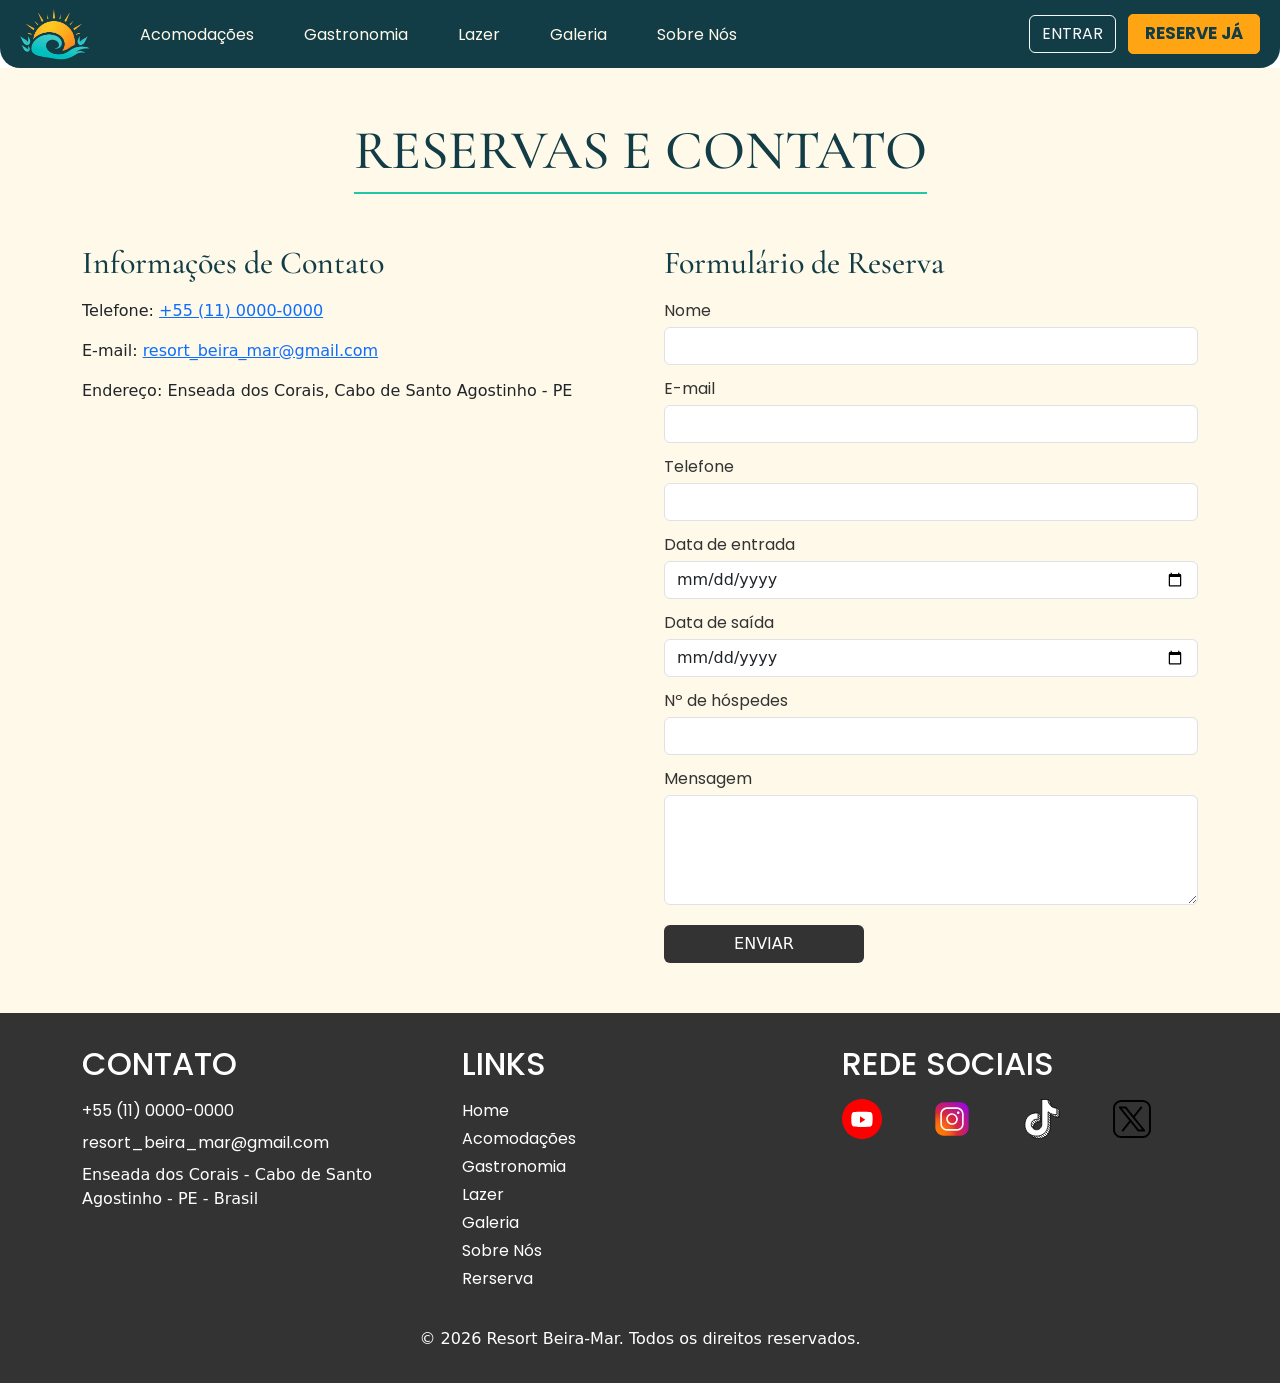
<file: reserva.html>
<!doctype html>
<html lang="pt-BR">
  <head>
    <meta charset="UTF-8" />
    <meta name="viewport" content="width=device-width, initial-scale=1.0" />
    <title>Reservas | Resort Beira-Mar</title>

    <link rel="preconnect" href="https://fonts.googleapis.com" />
    <link rel="preconnect" href="https://fonts.gstatic.com" crossorigin />
    <link
      href="https://fonts.googleapis.com/css2?family=Cormorant+Garamond:wght@500;600&family=Poppins:wght@400;500;600&display=swap"
      rel="stylesheet"
    />

    <link
      href="https://cdn.jsdelivr.net/npm/bootstrap@5.3.8/dist/css/bootstrap.min.css"
      rel="stylesheet"
    />
    <link rel="stylesheet" href="css/style.css" />
  </head>

  <body>
    <div id="menu"></div>

    <main class="pagina-interna pagina-reservas">
      <section class="container">
        <h1 class="titulo-interno">RESERVAS E CONTATO</h1>

        <div class="row g-5">
          <section class="col-12 col-lg-6">
            <h2>Informações de Contato</h2>
            <p>Telefone: <a href="tel:+551100000000">+55 (11) 0000-0000</a></p>
            <p>
              E-mail:
              <a href="mailto:resort_beira_mar@gmail.com">
                resort_beira_mar@gmail.com
              </a>
            </p>
            <p>Endereço: Enseada dos Corais, Cabo de Santo Agostinho - PE</p>

            <div class="ratio ratio-16x9 mapa-container">
              <iframe
                src="https://www.google.com/maps/embed?pb=!1m18!1m12!1m3!1d7895.829233353311!2d-34.95125365503407!3d-8.311283816896534!2m3!1f0!2f0!3f0!3m2!1i1024!2i768!4f13.1!3m3!1m2!1s0x7aae8ca3a613507%3A0x95b7e55fe13789b4!2sEnseada%20dos%20Corais!5e0!3m2!1spt-BR!2sbr!4v1793249934920!5m2!1spt-BR!2sbr"
                title="Mapa da localização aproximada do Resort Beira-Mar em Enseada dos Corais"
                allowfullscreen
                loading="lazy"
                referrerpolicy="strict-origin-when-cross-origin"
              ></iframe>
            </div>
          </section>

          <section class="col-12 col-lg-6">
            <h2>Formulário de Reserva</h2>

            <form>
              <label for="nome">Nome</label>
              <input class="form-control" id="nome" name="nome" type="text" />

              <label for="email">E-mail</label>
              <input
                class="form-control"
                id="email"
                name="email"
                type="email"
              />

              <label for="telefone">Telefone</label>
              <input
                class="form-control"
                id="telefone"
                name="telefone"
                type="tel"
              />

              <label for="entrada">Data de entrada</label>
              <input
                class="form-control"
                id="entrada"
                name="entrada"
                type="date"
              />

              <label for="saida">Data de saída</label>
              <input class="form-control" id="saida" name="saida" type="date" />

              <label for="hospedes">Nº de hóspedes</label>
              <input
                class="form-control"
                id="hospedes"
                name="hospedes"
                type="number"
                min="1"
              />

              <label for="mensagem">Mensagem</label>
              <textarea
                class="form-control"
                id="mensagem"
                name="mensagem"
                rows="4"
              ></textarea>

              <button class="btn botao-enviar" type="button">ENVIAR</button>
            </form>
          </section>
        </div>
      </section>
    </main>

    <div id="footer"></div>
    <script src="js/menu.js"></script>
  </body>
</html>
</file>
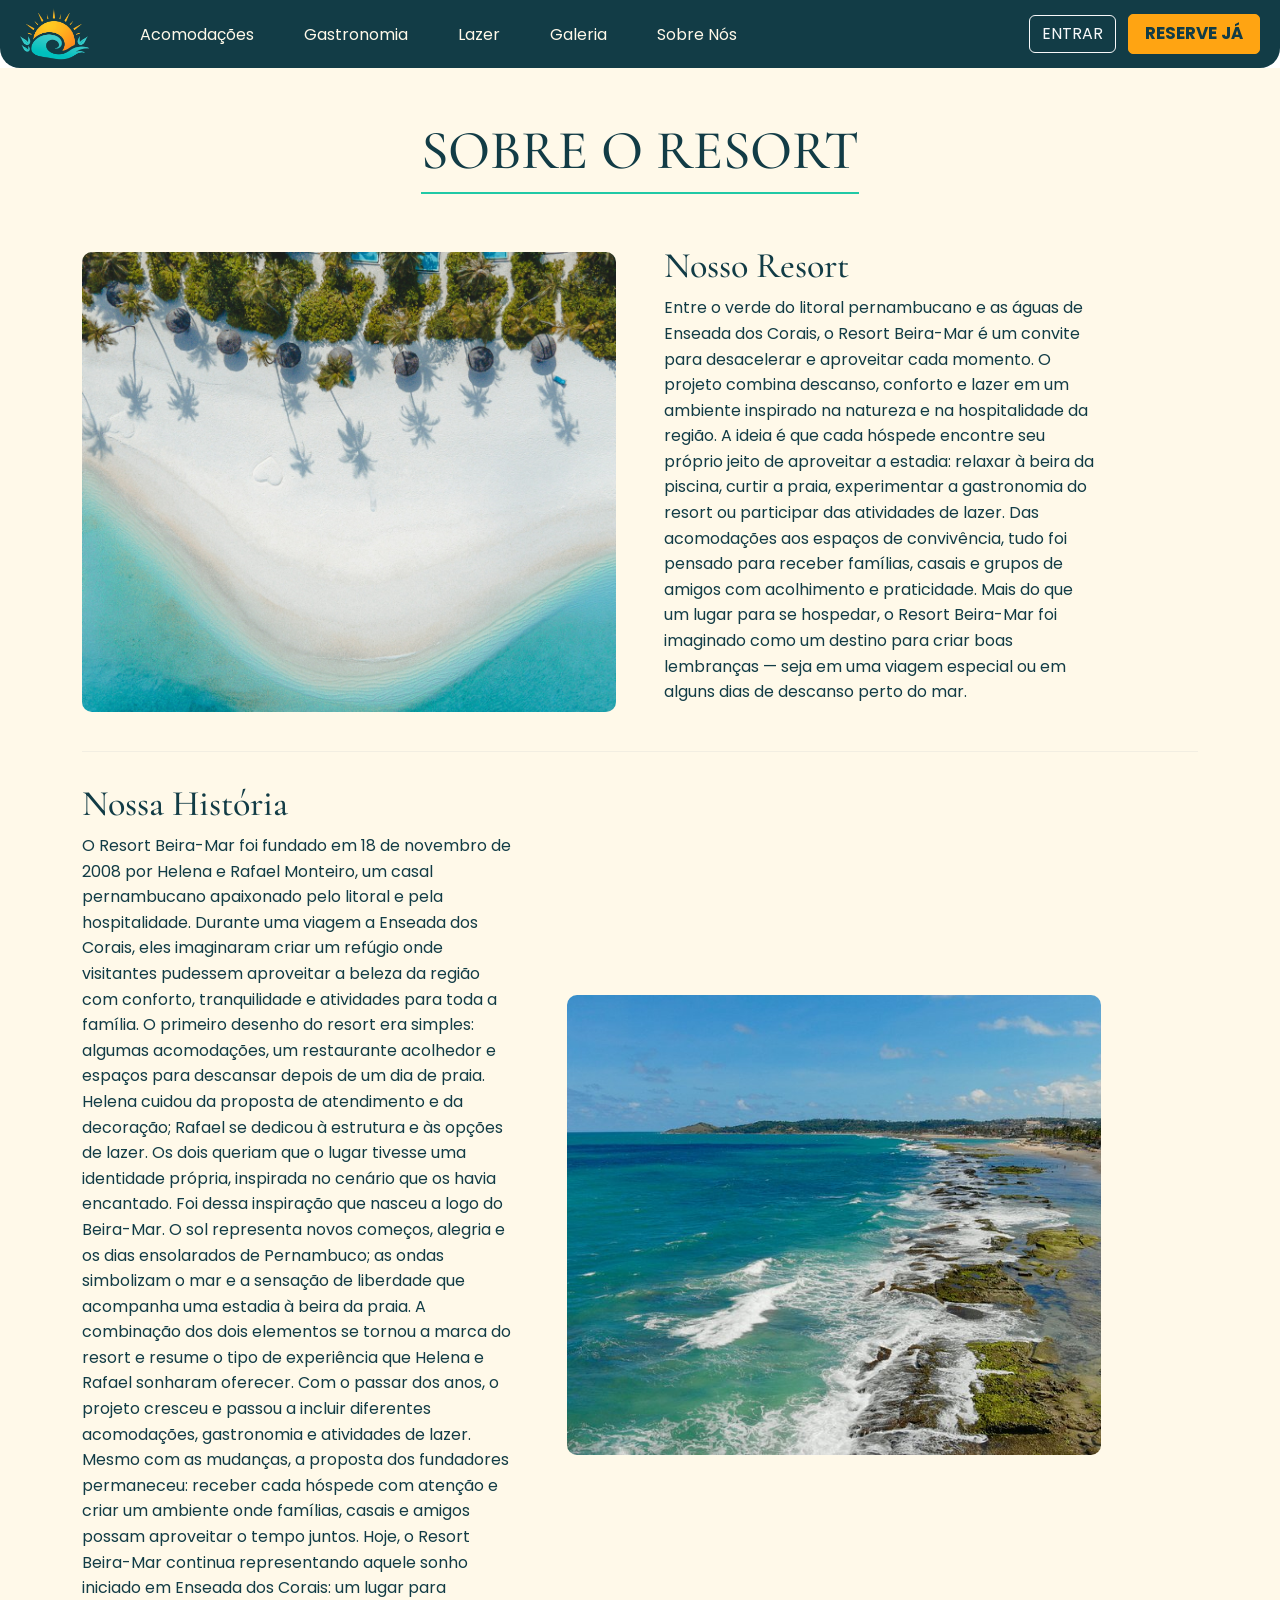
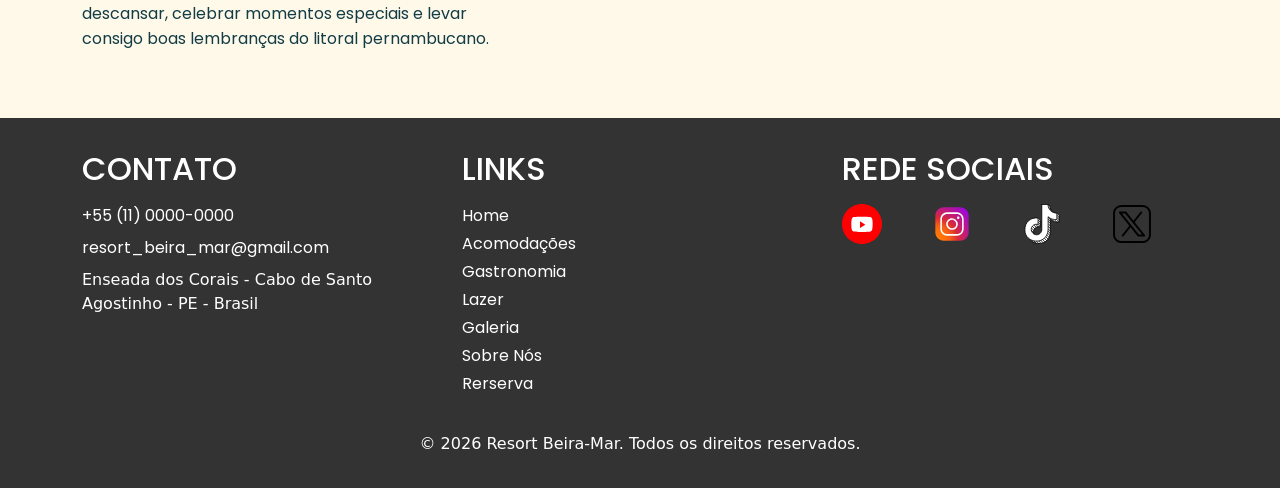
<file: sobre.html>
<!doctype html>
<html lang="pt-BR">
  <head>
    <meta charset="UTF-8" />
    <meta name="viewport" content="width=device-width, initial-scale=1.0" />
    <title>Sobre nós | Resort Beira-Mar</title>

    <link rel="preconnect" href="https://fonts.googleapis.com" />
    <link rel="preconnect" href="https://fonts.gstatic.com" crossorigin />
    <link
      href="https://fonts.googleapis.com/css2?family=Cormorant+Garamond:wght@500;600&family=Poppins:wght@400;500;600&display=swap"
      rel="stylesheet"
    />

    <link
      href="https://cdn.jsdelivr.net/npm/bootstrap@5.3.8/dist/css/bootstrap.min.css"
      rel="stylesheet"
    />
    <link rel="stylesheet" href="css/style.css" />
  </head>

  <body>
    <div id="menu"></div>

    <main class="pagina-interna pagina-sobre">
      <section class="container">
        <h1 class="titulo-interno">SOBRE O RESORT</h1>

        <div class="row g-5 align-items-center bloco-sobre">
          <div class="col-12 col-lg-6">
            <img src="img/praias/praia4.jpg" alt="Vista do Resort Beira-Mar" />
          </div>
          <div class="col-12 col-lg-5">
            <h2>Nosso Resort</h2>
            <p>
              Entre o verde do litoral pernambucano e as águas de Enseada dos
              Corais, o Resort Beira-Mar é um convite para desacelerar e
              aproveitar cada momento. O projeto combina descanso, conforto e
              lazer em um ambiente inspirado na natureza e na hospitalidade da
              região. A ideia é que cada hóspede encontre seu próprio jeito de
              aproveitar a estadia: relaxar à beira da piscina, curtir a praia,
              experimentar a gastronomia do resort ou participar das atividades
              de lazer. Das acomodações aos espaços de convivência, tudo foi
              pensado para receber famílias, casais e grupos de amigos com
              acolhimento e praticidade. Mais do que um lugar para se hospedar,
              o Resort Beira-Mar foi imaginado como um destino para criar boas
              lembranças — seja em uma viagem especial ou em alguns dias de
              descanso perto do mar.
            </p>
          </div>
        </div>

        <hr class="separador-pagina" />

        <div class="row g-5 align-items-center bloco-sobre">
          <div class="col-12 col-lg-5">
            <h2>Nossa História</h2>
            <p>
              O Resort Beira-Mar foi fundado em 18 de novembro de 2008 por
              Helena e Rafael Monteiro, um casal pernambucano apaixonado pelo
              litoral e pela hospitalidade. Durante uma viagem a Enseada dos
              Corais, eles imaginaram criar um refúgio onde visitantes pudessem
              aproveitar a beleza da região com conforto, tranquilidade e
              atividades para toda a família. O primeiro desenho do resort era
              simples: algumas acomodações, um restaurante acolhedor e espaços
              para descansar depois de um dia de praia. Helena cuidou da
              proposta de atendimento e da decoração; Rafael se dedicou à
              estrutura e às opções de lazer. Os dois queriam que o lugar
              tivesse uma identidade própria, inspirada no cenário que os havia
              encantado. Foi dessa inspiração que nasceu a logo do Beira-Mar. O
              sol representa novos começos, alegria e os dias ensolarados de
              Pernambuco; as ondas simbolizam o mar e a sensação de liberdade
              que acompanha uma estadia à beira da praia. A combinação dos dois
              elementos se tornou a marca do resort e resume o tipo de
              experiência que Helena e Rafael sonharam oferecer. Com o passar
              dos anos, o projeto cresceu e passou a incluir diferentes
              acomodações, gastronomia e atividades de lazer. Mesmo com as
              mudanças, a proposta dos fundadores permaneceu: receber cada
              hóspede com atenção e criar um ambiente onde famílias, casais e
              amigos possam aproveitar o tempo juntos. Hoje, o Resort Beira-Mar
              continua representando aquele sonho iniciado em Enseada dos
              Corais: um lugar para descansar, celebrar momentos especiais e
              levar consigo boas lembranças do litoral pernambucano.
            </p>
          </div>
          <div class="col-12 col-lg-6">
            <img
              src="img/praias/muito-top-a-praia-um.jpg"
              alt="História do resort"
            />
          </div>
        </div>
      </section>
    </main>

    <div id="footer"></div>
    <script src="js/menu.js"></script>
  </body>
</html>
</file>
<file: css/style.css>
/* =========================================================
   BOTÕES GLOBAIS
   ========================================================= */

.btn-primary {
  color: #123c46;
  font-family: "Poppins", sans-serif;
  font-size: 17px;
  font-weight: bold;
  background-color: #ffa412;
  border-color: #ffa412;
}

.btn-primary:hover {
  background-color: #f9dd72;
  border-color: #f9dd72;
  color: #123c46;
}

/* =========================================================
   MENU COMPARTILHADO
   ========================================================= */

.logo img {
  width: 70px;
  margin-left: 20px;
}

.navbar {
  display: flex;
  align-items: center;
}

.menu {
  display: flex;
  gap: 50px;
  margin-top: 2px;
  margin-left: 50px;
}

.menu a {
  color: #fff9e9;
  font-family: "Poppins", sans-serif;
  font-size: 16px;
  text-decoration: none;
}

.menu a:hover {
  color: #20c9a6;
}

/* Destaque visual do link da página atual, definido pelo JavaScript */
.menu a.active {
  color: #20c9a6;
  border-bottom: 2px solid #20c9a6;
}

.reserva-menu {
  margin-top: 2px;
  margin-right: 20px;
  margin-left: auto;
  padding: 6px 16px;
  border-radius: 5px;
  transform: translateY(-1px);
}

header {
  background-color: #123c46;
  border-radius: 0 0 20px 20px;
}

/* =========================================================
   HERO DA HOME
   ========================================================= */

.destaque {
  display: flex;
  flex-direction: column;
  align-items: center;
}

.destaque img {
  width: 500px;
  max-width: 100%;
}

.destaque h1 {
  color: #123c46;
  font-family: "Cormorant Garamond", serif;
  font-size: 70px;
}

.destaque p {
  margin-top: 10px;
  color: #123c46;
  font-family: "Poppins", sans-serif;
  font-size: 20px;
}

.reserva-destaque {
  margin-top: 20px;
  padding: 6px 16px;
  border-radius: 5px;
}

.hero-img {
  min-height: 1000px;
  background-image: url("../img/praias/praia4.jpg");
  background-position: center;
  background-size: cover;
}

/* =========================================================
   CONTEÚDO GERAL E SEÇÃO SOBRE DA HOME
   ========================================================= */

/* Mantém o rodapé no fim da janela quando a página tem pouco conteúdo */
body {
  min-height: 100vh;
  display: flex;
  flex-direction: column;
}

main {
  flex: 1;
  padding: 50px 0;
  background-color: #fff9e9;
}

.titulo-sobre {
  color: #123c46;
  font-family: "Cormorant Garamond", serif;
  font-size: 50px;
}

.paragrafo-sobre {
  margin-top: 20px;
  color: #123c46;
  font-family: "Poppins", sans-serif;
  font-size: 18px;
  line-height: 1.5;
}

.sobre .col-md-5 img {
  width: 80%;
  height: auto;
  border-radius: 20px;
}

.titulo-sobre-secao {
  width: fit-content;
  margin: -40px auto 50px;
  padding-bottom: 8px;
  border-bottom: 2px solid #20c9a6;
  color: #123c46;
  font-family: "Cormorant Garamond", serif;
  font-size: 55px;
  text-align: center;
}

/* =========================================================
   DESTAQUES DA HOME
   ========================================================= */

.titulo-destaque {
  width: fit-content;
  margin: 170px auto 50px;
  padding-bottom: 8px;
  border-bottom: 2px solid #20c9a6;
  color: #123c46;
  font-family: "Cormorant Garamond", serif;
  font-size: 55px;
  text-align: center;
}

.destaque-site p {
  color: #123c46;
  font-family: "Poppins", sans-serif;
  font-size: 20px;
  text-align: center;
}

.destaque-site .col-md-4 img {
  width: 80%;
  aspect-ratio: 1.6 / 1.2;
  border-radius: 20px;
  object-fit: cover;
}

.destaque-site .col-md-4 {
  text-align: center;
}

/* =========================================================
   ACOMODAÇÕES EM DESTAQUE NA HOME
   ========================================================= */

.titulo-acomodacao {
  width: fit-content;
  margin: 170px auto 50px;
  padding-bottom: 8px;
  border-bottom: 2px solid #20c9a6;
  color: #123c46;
  font-family: "Cormorant Garamond", serif;
  font-size: 55px;
  text-align: center;
}

.acomodacao-destaque .card {
  background-color: #ffffff;
}

/* =========================================================
   PÁGINA DE ACOMODAÇÕES
   ========================================================= */

.pagina-acomodacoes {
  padding: 50px 0;
  background-color: #fff9e9;
}

.titulo-pagina-acomodacoes {
  width: fit-content;
  margin: 0 auto 50px;
  padding-bottom: 8px;
  border-bottom: 2px solid #20c9a6;
  color: #123c46;
  font-family: "Cormorant Garamond", serif;
  font-size: 55px;
  text-align: center;
}

.pagina-acomodacoes .card {
  height: 100%;
  overflow: hidden;
  border: 1px solid #ddd;
  border-radius: 6px;
  background-color: #fff;
}

.pagina-acomodacoes .card-img-top {
  height: 180px;
  object-fit: cover;
}

.pagina-acomodacoes .card-body {
  display: flex;
  flex-direction: column;
}

.pagina-acomodacoes .card-title {
  color: #333;
  font-family: "Poppins", sans-serif;
  font-size: 20px;
  font-weight: 600;
}

.pagina-acomodacoes .card-text,
.pagina-acomodacoes .detalhes-quarto {
  color: #888;
  font-family: "Poppins", sans-serif;
  font-size: 14px;
}

.pagina-acomodacoes .btn-detalhes {
  align-self: flex-start;
  border: 0;
  border-radius: 4px;
  background-color: #333;
  color: #fff;
  font-family: "Poppins", sans-serif;
}

.pagina-acomodacoes .btn-detalhes:hover {
  background-color: #555;
  color: #fff;
}

/* =========================================================
   PÁGINA DE LAZER
   ========================================================= */

.pagina-lazer {
  padding: 50px 0;
  background-color: #fff9e9;
}

.titulo-pagina-lazer {
  width: fit-content;
  margin: 0 auto 50px;
  padding-bottom: 8px;
  border-bottom: 2px solid #20c9a6;
  color: #123c46;
  font-family: "Cormorant Garamond", serif;
  font-size: 55px;
  text-align: center;
}

.pagina-lazer .card {
  overflow: hidden;
  border: 1px solid #ddd;
  border-radius: 6px;
  background-color: #fff;
}

.pagina-lazer .card-img-top {
  height: 200px;
  object-fit: cover;
}

.pagina-lazer .card-body {
  display: flex;
  justify-content: center;
  padding: 12px;
}

.pagina-lazer .card-title {
  margin: 0;
  color: #333;
  font-family: "Poppins", sans-serif;
  font-size: 20px;
  font-weight: 600;
  text-align: center;
}

/* =========================================================
   ESTILOS COMPARTILHADOS DAS PÁGINAS INTERNAS
   ========================================================= */

/* Fundo e espaçamento das páginas internas */
.pagina-interna {
  padding: 50px 0;
  background-color: #fff9e9;
}

/* Título compartilhado por Gastronomia, Galeria, Sobre e Reservas */
.titulo-interno {
  width: fit-content;
  margin: 0 auto 50px;
  padding-bottom: 8px;
  border-bottom: 2px solid #20c9a6;
  color: #123c46;
  font-family: "Cormorant Garamond", serif;
  font-size: 55px;
  text-align: center;
}

/* =========================================================
   PÁGINA DE GASTRONOMIA
   ========================================================= */

.bloco-gastronomia img {
  width: 100%;
  height: 280px;
  border-radius: 10px;
  object-fit: cover;
}

.bloco-gastronomia h2 {
  color: #123c46;
  font-family: "Cormorant Garamond", serif;
  font-size: 36px;
}

.bloco-gastronomia p {
  color: #123c46;
  font-family: "Poppins", sans-serif;
  font-size: 16px;
  line-height: 1.6;
}

.separador-pagina {
  margin: 30px 0;
  border-color: #ccc;
}

/* =========================================================
   PÁGINA DE GALERIA
   ========================================================= */

.pagina-galeria img {
  width: 100%;
  aspect-ratio: 4 / 3;
  border-radius: 6px;
  object-fit: cover;
}

/* =========================================================
   PÁGINA SOBRE NÓS
   ========================================================= */

.bloco-sobre img {
  width: 100%;
  height: 460px;
  border-radius: 10px;
  object-fit: cover;
}

.bloco-sobre h2 {
  color: #123c46;
  font-family: "Cormorant Garamond", serif;
  font-size: 36px;
}

.bloco-sobre p {
  color: #123c46;
  font-family: "Poppins", sans-serif;
  font-size: 16px;
  line-height: 1.6;
}

/* =========================================================
   PÁGINA DE RESERVAS E CONTATO
   ========================================================= */

.pagina-reservas h2 {
  margin-bottom: 16px;
  color: #123c46;
  font-family: "Cormorant Garamond", serif;
  font-size: 32px;
}

.pagina-reservas form label {
  display: block;
  margin: 12px 0 4px;
  color: #333;
  font-family: "Poppins", sans-serif;
}

.pagina-reservas textarea {
  resize: vertical;
}

.botao-enviar {
  width: 200px;
  margin-top: 20px;
  background-color: #333;
  color: #fff;
}

.botao-enviar:hover {
  background-color: #555;
  color: #fff;
}

/* ajuste mapa */
.mapa-container {
  margin-top: 24px;
}

/* =========================================================
   RODAPÉ COMPARTILHADO
   ========================================================= */

#footer {
  margin-top: auto;
}

footer {
  padding: 32px 0 16px;
  background-color: #333;
  color: #fff;
}

footer a {
  color: #fff;
  font-family: "Poppins", sans-serif;
  font-size: 16px;
  text-decoration: none;
}

footer address {
  display: flex;
  flex-direction: column;
  gap: 8px;
}

footer address a,
footer nav[aria-label="Links do rodapé"] a {
  display: block;
}

footer address p {
  margin: 0;
}

footer nav[aria-label="Links do rodapé"] a {
  margin-bottom: 4px;
}

footer h2 {
  margin-bottom: 16px;
  color: #fff;
  font-family: "Poppins", sans-serif;
}

.redes-sociais img {
  width: 40px;
  height: 40px;
  object-fit: contain;
}

.icones-redes {
  display: flex;
  gap: 50px;
}

.direitos-reservados {
  margin-top: 32px;
}

/* Página de login */
.formulario-login {
  max-width: 480px;
  margin: 0 auto;
}

.formulario-login label {
  display: block;
  margin: 16px 0 4px;
  color: #123c46;
  font-family: "Poppins", sans-serif;
}

.link-cadastro {
  margin-top: 20px;
  text-align: center;
}

.login-menu {
  margin-left: auto;
  margin-right: 12px;
  font-family: "Poppins", sans-serif;
}

.reserva-menu {
  margin-left: 0;
}

/* Fundo das páginas de login e cadastro */
.pagina-login,
.pagina-cadastro {
  background-color: #fff9e9;
}

/* Cartões brancos dos formulários */
.pagina-login .formulario-login,
.pagina-cadastro .formulario-cadastro {
  max-width: 520px;
  margin: 0 auto;
  padding: 32px;
  border: 1px solid #e5e5e5;
  border-radius: 12px;
  background-color: #fff;
  box-shadow: 0 4px 18px rgba(18, 60, 70, 0.12);
}

/* O cartão de login fica um pouco mais estreito */
.pagina-login .formulario-login {
  max-width: 440px;
}

/* Rótulos dos campos */
.pagina-login form label,
.pagina-cadastro form label {
  display: block;
  margin: 16px 0 6px;
  color: #123c46;
  font-family: "Poppins", sans-serif;
}

/* Espaço antes dos botões e dos links entre as páginas */
.pagina-login form .btn,
.pagina-cadastro form .btn {
  margin-top: 20px;
}

.pagina-login .link-cadastro,
.pagina-cadastro .link-login {
  margin-top: 20px;
  text-align: center;
}

.pagina-login .link-cadastro a,
.pagina-cadastro .link-login a {
  color: #123c46;
}

/* Reduz o espaço interno em telas pequenas */
@media (max-width: 576px) {
  .pagina-login .formulario-login,
  .pagina-cadastro .formulario-cadastro {
    padding: 24px 18px;
  }
}
/* =========================================================
   AJUSTES PARA CELULARES E TABLETS
   ========================================================= */

@media (max-width: 767.98px) {
  /* O menu ocupa algumas linhas em vez de ultrapassar a tela */
  .navbar {
    flex-wrap: wrap;
    justify-content: space-between;
    padding: 8px 12px;
  }

  .logo img {
    width: 56px;
    margin-left: 0;
  }

  .menu {
    order: 3;
    flex: 0 0 100%;
    flex-wrap: wrap;
    justify-content: center;
    gap: 8px 20px;
    margin: 10px 0 4px;
  }

  .menu a {
    font-size: 14px;
  }

  .login-menu {
    margin-left: auto;
    margin-right: 8px;
    padding: 6px 10px;
    font-size: 14px;
  }

  .reserva-menu {
    margin: 0;
    padding: 6px 10px;
    font-size: 14px;
    transform: none;
  }

  /* Reduz a altura do banner e adapta o texto da home */
  .hero-img {
    min-height: 760px;
  }

  .destaque {
    padding: 36px 16px;
    text-align: center;
  }

  .destaque img {
    width: min(400px, 90%);
  }

  .destaque h1 {
    font-size: clamp(40px, 10vw, 58px);
    line-height: 1.05;
  }

  .destaque p {
    font-size: 17px;
  }

  /* Títulos compridos podem quebrar linha sem estourar a largura */
  .titulo-sobre-secao,
  .titulo-destaque,
  .titulo-acomodacao,
  .titulo-pagina-acomodacoes,
  .titulo-pagina-lazer,
  .titulo-interno {
    max-width: 100%;
    font-size: clamp(34px, 8vw, 46px);
    line-height: 1.1;
  }

  .titulo-destaque,
  .titulo-acomodacao {
    margin-top: 80px;
  }

  .sobre .col-md-5 img,
  .sobre .carousel {
    display: block;
    width: 100%;
    margin: 0 auto 24px;
  }

  .titulo-sobre {
    font-size: clamp(32px, 7vw, 42px);
  }

  .paragrafo-sobre {
    font-size: 16px;
  }

  .destaque-site .col-md-4 img {
    width: 100%;
  }

  .bloco-gastronomia h2,
  .bloco-sobre h2 {
    font-size: 30px;
  }

  .bloco-gastronomia img,
  .bloco-sobre img {
    margin-bottom: 20px;
  }

  /* Diminui o afastamento entre ícones do rodapé */
  .icones-redes {
    flex-wrap: wrap;
    gap: 16px;
  }

  .direitos-reservados {
    margin-top: 28px;
    padding: 0 12px;
    font-size: 14px;
  }
}

@media (max-width: 400px) {
  .menu {
    column-gap: 14px;
  }

  .menu a {
    font-size: 13px;
  }

  .login-menu,
  .reserva-menu {
    padding: 6px 8px;
    font-size: 12px;
  }
}

/* =========================================================
   MENU RECOLHÍVEL EM TELAS PEQUENAS
   ========================================================= */

/* No computador, o painel não cria uma caixa extra e os links
   continuam na mesma barra horizontal. */
.menu-painel {
  display: contents;
}

.menu-checkbox,
.menu-toggle {
  display: none;
}

@media (max-width: 767.98px) {
  header,
  .navbar {
    position: relative;
  }

  .navbar {
    flex-wrap: nowrap;
    justify-content: space-between;
    padding: 8px 12px;
  }

  .logo img {
    width: 56px;
    margin-left: 0;
  }

  /* Esconde o checkbox visualmente, mas mantém seu controle pelo label */
  .menu-checkbox {
    display: block;
    position: absolute;
    width: 1px;
    height: 1px;
    overflow: hidden;
    clip: rect(0, 0, 0, 0);
    white-space: nowrap;
  }

  /* Ícone de três linhas que funciona como controle do menu */
  .menu-toggle {
    display: flex;
    order: 2;
    flex-direction: column;
    justify-content: center;
    gap: 5px;
    width: 44px;
    height: 44px;
    margin-left: auto;
    padding: 10px;
    border: 1px solid rgba(255, 249, 233, 0.65);
    border-radius: 6px;
    cursor: pointer;
  }

  .menu-toggle span {
    display: block;
    width: 100%;
    height: 2px;
    background-color: #fff9e9;
  }

  .menu-checkbox:focus-visible + .menu-toggle {
    outline: 3px solid #ffa412;
    outline-offset: 3px;
  }

  /* O painel fica escondido até marcar o checkbox */
  .menu-painel {
    position: absolute;
    z-index: 20;
    top: 100%;
    right: 0;
    left: 0;
    display: none;
    flex-direction: column;
    align-items: stretch;
    gap: 12px;
    padding: 16px;
    border-radius: 0 0 16px 16px;
    background-color: #123c46;
  }

  .menu-checkbox:checked ~ .menu-painel {
    display: flex;
  }

  .menu-painel .menu {
    display: flex;
    flex-direction: column;
    gap: 0;
    margin: 0;
  }

  .menu-painel .menu a {
    padding: 10px 4px;
    font-size: 15px;
  }

  .menu-painel .login-menu,
  .menu-painel .reserva-menu {
    width: 100%;
    margin: 0;
    text-align: center;
    transform: none;
  }
}
</file>
